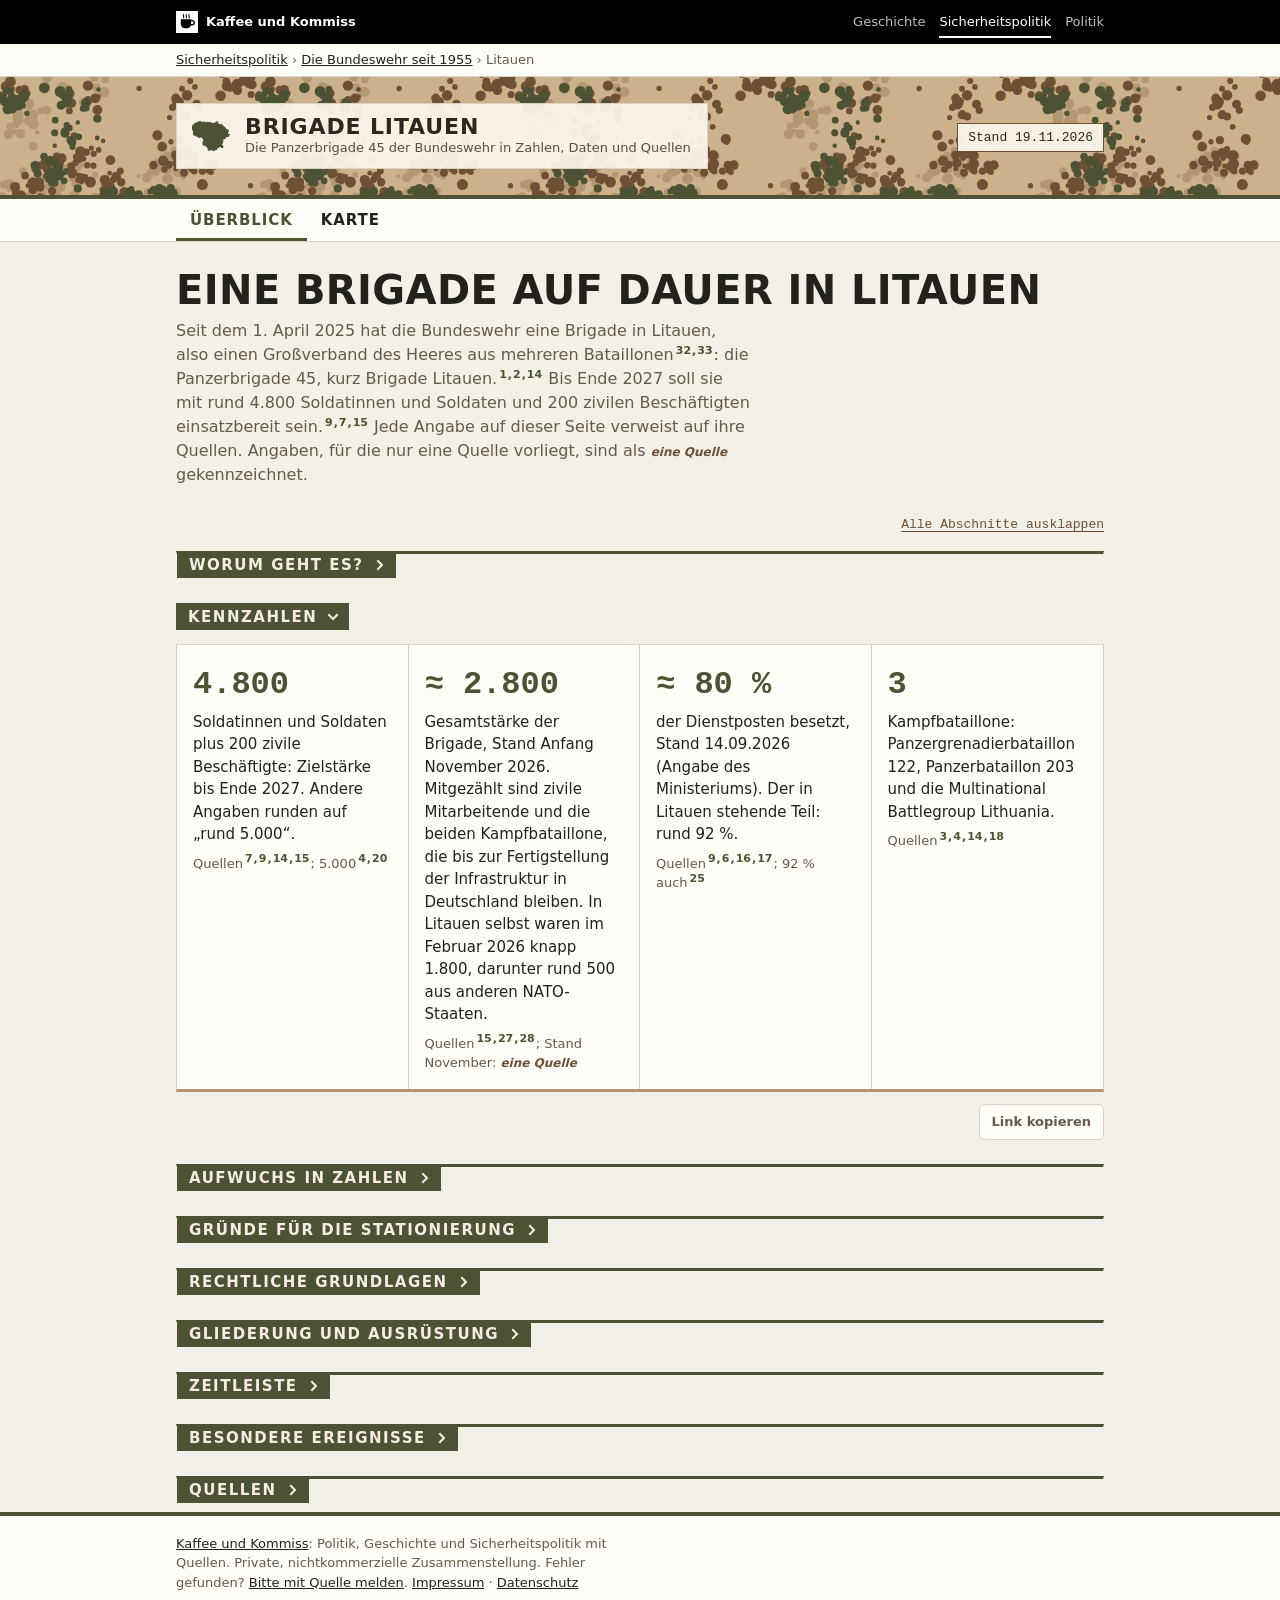
<file: index.html>
<!doctype html>
<html lang="de" class="kk-b-sipo">
<head>
<meta charset="utf-8">
<meta name="viewport" content="width=device-width, initial-scale=1">
<title>Brigade Litauen der Bundeswehr</title>
<meta name="description" content="Die Panzerbrigade 45 der Bundeswehr in Litauen: Kennzahlen, Aufwuchs, rechtliche Grundlagen, Zeitleiste und Kritik, jede Angabe mit Quelle.">
<link rel="canonical" href="https://kaffeeundkommiss.github.io/bundeswehr-litauen/">
<meta property="og:type" content="website">
<meta property="og:locale" content="de_DE">
<meta property="og:site_name" content="Kaffee und Kommiss">
<meta property="og:title" content="Brigade Litauen: die Panzerbrigade 45 der Bundeswehr">
<meta property="og:description" content="Die Panzerbrigade 45 der Bundeswehr in Litauen: Kennzahlen, Aufwuchs, rechtliche Grundlagen, Zeitleiste und Kritik, jede Angabe mit Quelle.">
<meta property="og:url" content="https://kaffeeundkommiss.github.io/bundeswehr-litauen/">
<!-- Vorschau für Linkvorschauen, erzeugt mit werkzeuge/vorschau.js -->
<meta property="og:image" content="https://kaffeeundkommiss.github.io/bundeswehr-litauen/vorschau/start.jpg?v=70d48cb3">
<meta property="og:image:width" content="1200">
<meta property="og:image:height" content="630">
<meta property="og:image:alt" content="Brigade Litauen">
<meta name="twitter:card" content="summary_large_image">
<meta name="twitter:image" content="https://kaffeeundkommiss.github.io/bundeswehr-litauen/vorschau/start.jpg?v=70d48cb3">
<link rel="icon" href="favicon.svg" type="image/svg+xml">
<link rel="icon" href="favicon-32.png" type="image/png" sizes="32x32">
<link rel="apple-touch-icon" href="apple-touch-icon.png">
<link rel="stylesheet" href="https://kaffeeundkommiss.github.io/schriften/schriften.css">
<link rel="stylesheet" href="basis.css">
<link rel="stylesheet" href="style.css">
<script src="seite.js" defer></script>
</head>
<body>
<div class="kk-leiste"><div class="kk-in">
  <a class="kk-haus" href="https://kaffeeundkommiss.github.io/"><img src="kk-tasse.svg" alt="" width="22" height="22"><span>Kaffee und Kommiss</span></a>
  <nav class="kk-bereiche" aria-label="Bereiche"><a href="https://kaffeeundkommiss.github.io/geschichte/">Geschichte</a><a href="https://kaffeeundkommiss.github.io/sicherheitspolitik/" aria-current="true"><span class="kk-lang">Sicherheitspolitik</span><span class="kk-kurz">Sicherheit</span></a><a href="https://kaffeeundkommiss.github.io/politik/">Politik</a></nav>
</div></div>
<nav class="kk-pfad" aria-label="Pfad"><div class="kk-in"><a href="https://kaffeeundkommiss.github.io/sicherheitspolitik/">Sicherheitspolitik</a> › <a href="https://kaffeeundkommiss.github.io/sicherheitspolitik/bundeswehr/">Die Bundeswehr seit 1955</a> › <span aria-current="page">Litauen</span></div></nav>
<header class="top">
  <div class="wrap">
    <div class="marke">
      <svg class="logo" viewBox="0 0 64 64" aria-hidden="true" focusable="false"><path d="M57.1 23.7 L57.2 25.0 L55.7 29.3 L59.0 30.2 L57.7 31.2 L57.1 32.7 L54.0 32.4 L52.8 35.2 L50.3 35.7 L49.4 36.9 L48.9 38.5 L49.1 41.8 L48.0 42.8 L47.1 45.5 L47.4 46.2 L48.6 45.9 L49.5 47.2 L49.0 48.7 L46.9 48.8 L46.8 47.5 L47.3 47.3 L46.4 46.2 L45.6 47.1 L44.0 46.9 L42.8 49.0 L40.4 48.9 L40.1 51.6 L39.0 51.2 L36.3 53.0 L35.1 52.9 L34.3 51.8 L29.2 52.8 L27.9 52.1 L27.4 48.4 L24.6 46.2 L23.8 46.3 L23.4 45.4 L21.8 44.6 L21.2 45.3 L20.3 43.7 L20.5 40.0 L21.9 37.8 L21.7 36.6 L19.9 35.4 L19.3 33.6 L16.3 33.5 L14.7 34.2 L14.0 33.2 L13.4 33.4 L10.3 31.5 L9.3 31.5 L8.1 29.9 L7.1 30.6 L7.0 28.6 L6.3 29.0 L6.9 27.8 L6.7 26.2 L5.1 21.7 L5.1 17.1 L6.4 16.9 L7.7 14.6 L14.8 11.4 L18.8 11.8 L20.2 12.5 L22.6 11.5 L23.9 13.3 L26.0 12.1 L27.9 12.8 L29.1 12.5 L31.4 12.8 L34.0 14.0 L35.7 13.4 L36.9 14.0 L39.1 12.1 L40.7 11.6 L40.9 11.0 L42.8 15.0 L48.3 16.0 L48.6 16.8 L53.2 20.7 L54.1 22.5 L57.1 23.7Z"/></svg>
      <div>
      <div class="name">Brigade Litauen</div>
      <div class="unter">Die Panzerbrigade 45 der Bundeswehr in Zahlen, Daten und Quellen</div>
      </div>
    </div>
    <div class="badges"><span>Stand 19.11.2026</span></div>
  </div>
</header>

<nav class="seiten" aria-label="Seiten">
  <ul>
    <li><a href="index.html" aria-current="page">Überblick</a></li>
    <li><a href="karte.html">Karte</a></li>
  </ul>
</nav>
<main>
  <section class="einleitung">
    <h1>Eine Brigade auf Dauer in Litauen</h1>
    <p>Seit dem 1. April 2025 hat die Bundeswehr eine Brigade in Litauen, also einen Großverband des Heeres aus mehreren Bataillonen<sup class="q"><a href="#q32" aria-label="Quelle 32">32</a>,<a href="#q33" aria-label="Quelle 33">33</a></sup>: die Panzerbrigade 45, kurz Brigade Litauen.<sup class="q"><a href="#q1" aria-label="Quelle 1">1</a>,<a href="#q2" aria-label="Quelle 2">2</a>,<a href="#q14" aria-label="Quelle 14">14</a></sup> Bis Ende 2027 soll sie mit rund 4.800 Soldatinnen und Soldaten und 200 zivilen Beschäftigten einsatzbereit sein.<sup class="q"><a href="#q9" aria-label="Quelle 9">9</a>,<a href="#q7" aria-label="Quelle 7">7</a>,<a href="#q15" aria-label="Quelle 15">15</a></sup> Jede Angabe auf dieser Seite verweist auf ihre Quellen. Angaben, für die nur eine Quelle vorliegt, sind als <span class="marke-einzel">eine Quelle</span> gekennzeichnet.</p>
  </section>

  <section aria-labelledby="h-worum" class="karte block">
    <h2 id="h-worum">Worum geht es?</h2>
    <p>Litauen liegt an der Ostflanke der NATO und grenzt an Belarus und an die russische Oblast Kaliningrad.<sup class="q"><a href="#k1" aria-label="Quelle K1">K1</a></sup> Seit 2017 führt die Bundeswehr dort einen multinationalen NATO-Gefechtsverband, die frühere enhanced-Forward-Presence-Battlegroup.<sup class="q"><a href="#q2" aria-label="Quelle 2">2</a>,<a href="#q4" aria-label="Quelle 4">4</a>,<a href="#q19" aria-label="Quelle 19">19</a></sup> Die Brigade Litauen geht darüber hinaus: Ein vollständiger Kampfverband des Heeres wird auf Dauer in Litauen stationiert; die Soldatinnen und Soldaten sollen dort mit ihren Familien leben.<sup class="q"><a href="#q4" aria-label="Quelle 4">4</a>,<a href="#q20" aria-label="Quelle 20">20</a>,<a href="#q23" aria-label="Quelle 23">23</a></sup></p>
    <p><strong>Kein Auslandseinsatz im üblichen Sinn.</strong> Anders als bei KFOR oder in Mali handelt es sich um eine dauerhafte Stationierung auf Einladung Litauens, nicht um einen Einsatz mit jährlich zu verlängerndem Bundestagsmandat. Rechtsgrundlage ist ein Abkommen zwischen beiden Staaten, das der Bundestag per Gesetz gebilligt hat; siehe <a href="#h-recht">Rechtliche Grundlagen</a>.<sup class="q"><a href="#q8" aria-label="Quelle 8">8</a>,<a href="#q10" aria-label="Quelle 10">10</a>,<a href="#q11" aria-label="Quelle 11">11</a> <span class="marke-einzel">Einordnung dieser Seite</span></sup></p>
  </section>

  <section aria-labelledby="h-zahlen" data-offen>
    <h2 id="h-zahlen">Kennzahlen</h2>
    <div class="kennzahlen">
      <div class="karte zahl">
        <div class="wert">4.800</div>
        <div class="text">Soldatinnen und Soldaten plus 200 zivile Beschäftigte: Zielstärke bis Ende 2027. Andere Angaben runden auf „rund 5.000“.</div>
        <div class="beleg">Quellen<sup class="q"><a href="#q7" aria-label="Quelle 7">7</a>,<a href="#q9" aria-label="Quelle 9">9</a>,<a href="#q14" aria-label="Quelle 14">14</a>,<a href="#q15" aria-label="Quelle 15">15</a></sup>; 5.000<sup class="q"><a href="#q4" aria-label="Quelle 4">4</a>,<a href="#q20" aria-label="Quelle 20">20</a></sup></div>
      </div>
      <div class="karte zahl">
        <div class="wert">≈ 2.800</div>
        <div class="text">Gesamtstärke der Brigade, Stand Anfang November 2026. Mitgezählt sind zivile Mitarbeitende und die beiden Kampfbataillone, die bis zur Fertigstellung der Infrastruktur in Deutschland bleiben. In Litauen selbst waren im Februar 2026 knapp 1.800, darunter rund 500 aus anderen NATO-Staaten.</div>
        <div class="beleg">Quellen<sup class="q"><a href="#q15" aria-label="Quelle 15">15</a>,<a href="#q27" aria-label="Quelle 27">27</a>,<a href="#q28" aria-label="Quelle 28">28</a></sup>; Stand November: <span class="marke-einzel">eine Quelle</span></div>
      </div>
      <div class="karte zahl">
        <div class="wert">≈ 80 %</div>
        <div class="text">der Dienstposten besetzt, Stand 14.09.2026 (Angabe des Ministeriums). Der in Litauen stehende Teil: rund 92 %.</div>
        <div class="beleg">Quellen<sup class="q"><a href="#q9" aria-label="Quelle 9">9</a>,<a href="#q6" aria-label="Quelle 6">6</a>,<a href="#q16" aria-label="Quelle 16">16</a>,<a href="#q17" aria-label="Quelle 17">17</a></sup>; 92 % auch<sup class="q"><a href="#q25" aria-label="Quelle 25">25</a></sup></div>
      </div>
      <div class="karte zahl">
        <div class="wert">3</div>
        <div class="text">Kampfbataillone: Panzergrenadierbataillon 122, Panzerbataillon 203 und die Multinational Battlegroup Lithuania.</div>
        <div class="beleg">Quellen<sup class="q"><a href="#q3" aria-label="Quelle 3">3</a>,<a href="#q4" aria-label="Quelle 4">4</a>,<a href="#q14" aria-label="Quelle 14">14</a>,<a href="#q18" aria-label="Quelle 18">18</a></sup></div>
      </div>
    </div>
  </section>

  <section aria-labelledby="h-aufwuchs" class="karte block">
    <h2 id="h-aufwuchs">Aufwuchs in Zahlen</h2>
    <p>Die Brigade wächst schrittweise. Im April 2024 nahm ein Vorkommando in Vilnius die Arbeit auf, im Oktober 2024 wuchs es zu einem Aufstellungsstab.<sup class="q"><a href="#q1" aria-label="Quelle 1">1</a>,<a href="#q4" aria-label="Quelle 4">4</a>,<a href="#q7" aria-label="Quelle 7">7</a>,<a href="#q12" aria-label="Quelle 12">12</a></sup> Das Ministerium nannte dafür etwa 150 Personen.<sup class="q"><a href="#q7" aria-label="Quelle 7">7</a> <span class="marke-einzel">eine Quelle</span></sup> Zum Aufstellungsappell im Mai 2025 waren rund 400 Bundeswehrangehörige in Litauen.<sup class="q"><a href="#q14" aria-label="Quelle 14">14</a>,<a href="#q24" aria-label="Quelle 24">24</a></sup> Anfang Februar 2026 kam die Multinational Battlegroup Lithuania mit rund 1.700 Soldatinnen und Soldaten hinzu.<sup class="q"><a href="#q3" aria-label="Quelle 3">3</a>,<a href="#q18" aria-label="Quelle 18">18</a></sup></p>
    <figure class="grafik">
      <figcaption class="g-titel">Personalstärke der Brigade Litauen zu ausgewählten Zeitpunkten</figcaption>
      <ul class="staerke breit" role="list">
        <li><span class="j">04/2024</span><span class="b" style="--w:0.4%"></span><span class="z">≈ 20</span></li>
        <li><span class="j">11/2024</span><span class="b" style="--w:3.1%"></span><span class="z">≈ 150</span></li>
        <li><span class="j">05/2025</span><span class="b" style="--w:8.3%"></span><span class="z">≈ 400</span></li>
        <li><span class="j">11/2026</span><span class="b" style="--w:58%"></span><span class="z">≈ 2.800</span></li>
        <li><span class="j">Ziel 2027</span><span class="b ziel" style="--w:100%"></span><span class="z">4.800</span></li>
      </ul>
      <p class="hinweis">Quelle je Zeile: 04/2024 Vorkommando<sup class="q"><a href="#q5" aria-label="Quelle 5">5</a></sup>; 11/2024 Aufstellungsstab<sup class="q"><a href="#q7" aria-label="Quelle 7">7</a></sup>; 05/2025 Bundeswehrangehörige in Litauen<sup class="q"><a href="#q14" aria-label="Quelle 14">14</a>,<a href="#q24" aria-label="Quelle 24">24</a></sup>; 11/2026 Gesamtstärke der Brigade<sup class="q"><a href="#q15" aria-label="Quelle 15">15</a></sup>; Ziel: Soldatinnen und Soldaten ohne zivile Beschäftigte<sup class="q"><a href="#q9" aria-label="Quelle 9">9</a>,<a href="#q7" aria-label="Quelle 7">7</a></sup>. Einzelne Stichtage, keine durchgehende Reihe. Die Zählweisen unterscheiden sich: Bis 2025 sind Kräfte in Litauen gezählt, 2026 die Gesamtstärke einschließlich der Multinational Battlegroup; mitgezählt sind laut Ministerium auch zivile Mitarbeitende und die beiden noch in Deutschland stationierten Bataillone<sup class="q"><a href="#q27" aria-label="Quelle 27">27</a>,<a href="#q28" aria-label="Quelle 28">28</a></sup>. 04/2024, 11/2024 und 11/2026 je <span class="marke-einzel">eine Quelle</span>. Einheit: Personen.</p>
    </figure>
    <p>Zur Besetzung der Dienstposten gibt es abweichende Angaben. Das Verteidigungsministerium nannte am 14. September 2026 fast 80 Prozent, ausschließlich durch Freiwillige; seit Mai hätten sich mehr als 2.500 Soldatinnen und Soldaten gemeldet.<sup class="q"><a href="#q9" aria-label="Quelle 9">9</a>,<a href="#q6" aria-label="Quelle 6">6</a>,<a href="#q16" aria-label="Quelle 16">16</a></sup> Die Bild-Zeitung berichtete am selben Tag von etwa 60 Prozent.<sup class="q"><a href="#q25" aria-label="Quelle 25">25</a> <span class="marke-einzel">eine Quelle, weitergegeben</span></sup></p>
  </section>

  <section aria-labelledby="h-gruende" class="karte block">
    <h2 id="h-gruende">Gründe für die Stationierung</h2>
    <p>Im Juni 2022 hatte Deutschland zugesagt, eine kampfbereite Brigade für Litauen zu führen. Berlin verstand das so, dass der größte Teil der Brigade in Deutschland bleibt und nur ein Führungselement in Litauen steht.<sup class="q"><a href="#q22" aria-label="Quelle 22">22</a>,<a href="#q21" aria-label="Quelle 21">21</a></sup></p>
    <p>Am 26. Juni 2023 erklärte Verteidigungsminister Boris Pistorius in Litauen, Deutschland sei bereit, eine „robuste Brigade“ von rund 4.000 Soldaten dauerhaft dort zu stationieren.<sup class="q"><a href="#q23" aria-label="Quelle 23">23</a>,<a href="#q22" aria-label="Quelle 22">22</a>,<a href="#q21" aria-label="Quelle 21">21</a></sup> Bedingung war, dass Litauen die nötige Infrastruktur schafft.<sup class="q"><a href="#q22" aria-label="Quelle 22">22</a>,<a href="#q23" aria-label="Quelle 23">23</a></sup></p>
    <p>Die Bundesregierung begründet die Brigade mit der Abschreckung an der NATO-Ostflanke. Der Kommandeur sagt dazu: „Der Schutz von Vilnius ist der Schutz von Berlin.“<sup class="q"><a href="#q15" aria-label="Quelle 15">15</a></sup> Bundeskanzler Friedrich Merz versprach beim Aufstellungsappell im Mai 2025, das Gebiet der NATO zu verteidigen.<sup class="q"><a href="#q24" aria-label="Quelle 24">24</a> <span class="marke-einzel">eine Quelle</span></sup></p>
    <p>Bundeswehr, die Bundestagszeitung „Das Parlament“ und der litauische Rundfunk sprechen von einer dauerhaften Stationierung.<sup class="q"><a href="#q4" aria-label="Quelle 4">4</a>,<a href="#q28" aria-label="Quelle 28">28</a>,<a href="#q20" aria-label="Quelle 20">20</a></sup> Rechtlich gilt das Abkommen zunächst zehn Jahre und verlängert sich danach automatisch um jeweils fünf Jahre, wenn keine Seite kündigt.<sup class="q"><a href="#q29" aria-label="Quelle 29">29</a> <span class="marke-einzel">eine Quelle (Vertragstext)</span></sup></p>
    <div class="lesarten">
      <div><h3>Zustimmung</h3><p>Bundesregierung und Brigadeführung sehen die Brigade als Beitrag zur Verteidigung und Abschreckung an der NATO-Ostflanke.<sup class="q"><a href="#q15" aria-label="Quelle 15">15</a>,<a href="#q24" aria-label="Quelle 24">24</a>,<a href="#q9" aria-label="Quelle 9">9</a></sup> Der SPD-Außenpolitiker Michael Roth nannte die Ankündigung 2023 eine „positive Überraschung“.<sup class="q"><a href="#q21" aria-label="Quelle 21">21</a> <span class="marke-einzel">eine Quelle, Übersetzung</span></sup></p></div>
      <div><h3>Kritik und Bedenken</h3><p>2023 berichteten Medien, hohe Offiziere hätten von der Zusage abgeraten; der CSU-Abgeordnete Florian Hahn sprach von einem ungedeckten Scheck an Litauen.<sup class="q"><a href="#q21" aria-label="Quelle 21">21</a> <span class="marke-einzel">eine Quelle</span></sup> 2026 kritisierte das BSW, dass Soldaten erstmals auch ohne freiwillige Meldung nach Litauen versetzt werden.<sup class="q"><a href="#q26" aria-label="Quelle 26">26</a>,<a href="#q25" aria-label="Quelle 25">25</a></sup> Im Bundestag stimmten Die Linke und das BSW gegen das Stationierungsabkommen.<sup class="q"><a href="#q11" aria-label="Quelle 11">11</a> <span class="marke-einzel">eine Quelle</span></sup></p></div>
    </div>
  </section>

  <section aria-labelledby="h-recht" class="karte block" id="recht">
    <h2 id="h-recht">Rechtliche Grundlagen</h2>
    <div class="recht">
      <div class="recht-ebene">
        <div class="recht-kopf">
          <svg class="recht-symbol" viewBox="0 0 64 64" role="img" aria-label="Flagge Litauens"><rect width="64" height="22" fill="#FDB913"/><rect y="21" width="64" height="22" fill="#006A44"/><rect y="42" width="64" height="22" fill="#C1272D"/></svg>
          <h3>Abkommen mit Litauen</h3>
        </div>
        <p>Die Stationierung beruht auf der Einladung und ausdrücklichen Zustimmung der litauischen Regierung.<sup class="q"><a href="#q8" aria-label="Quelle 8">8</a> <span class="marke-einzel">eine Quelle</span></sup> Am 18. Dezember 2023 unterzeichneten die Verteidigungsminister Pistorius und Arvydas Anušauskas in Vilnius eine Roadmap.<sup class="q"><a href="#q1" aria-label="Quelle 1">1</a>,<a href="#q5" aria-label="Quelle 5">5</a>,<a href="#q14" aria-label="Quelle 14">14</a></sup> Am 13. September 2024 folgte in Berlin ein Abkommen, das die rechtlichen Rahmenbedingungen für die Präsenz der Bundeswehr regelt.<sup class="q"><a href="#q7" aria-label="Quelle 7">7</a>,<a href="#q10" aria-label="Quelle 10">10</a>,<a href="#q13" aria-label="Quelle 13">13</a>,<a href="#q12" aria-label="Quelle 12">12</a></sup> Das litauische Parlament ratifizierte es am 3. Oktober 2024.<sup class="q"><a href="#q12" aria-label="Quelle 12">12</a>,<a href="#q11" aria-label="Quelle 11">11</a></sup></p>
        <p>Litauen trägt die Kosten für die militärische und zivile Infrastruktur und stellt Wohnungen, Kitas und Schulen bereit.<sup class="q"><a href="#q4" aria-label="Quelle 4">4</a>,<a href="#q5" aria-label="Quelle 5">5</a>,<a href="#q20" aria-label="Quelle 20">20</a>,<a href="#q14" aria-label="Quelle 14">14</a></sup></p>
      </div>
      <div class="recht-ebene">
        <div class="recht-kopf">
          <svg class="recht-symbol" viewBox="0 0 64 64" role="img" aria-label="Bundesflagge"><rect width="64" height="22" fill="#000"/><rect y="21" width="64" height="22" fill="#DD0000"/><rect y="42" width="64" height="22" fill="#FFCC00"/></svg>
          <h3>Bundestag</h3>
        </div>
        <p>Den Gesetzentwurf zum Abkommen (Drucksache 20/14020) brachten SPD und Grüne im Dezember 2024 ein; die erste Lesung, die erste von in der Regel drei Beratungen eines Gesetzentwurfs im Bundestag<sup class="q"><a href="#q34" aria-label="Quelle 34">34</a>,<a href="#q35" aria-label="Quelle 35">35</a></sup>, war am 5. Dezember 2024.<sup class="q"><a href="#q10" aria-label="Quelle 10">10</a>,<a href="#q11" aria-label="Quelle 11">11</a></sup> Am 31. Januar 2025 nahm der Bundestag das Gesetz mehrheitlich an; Die Linke und das BSW stimmten dagegen, die AfD enthielt sich.<sup class="q"><a href="#q11" aria-label="Quelle 11">11</a>,<a href="#q30" aria-label="Quelle 30">30</a>,<a href="#q13" aria-label="Quelle 13">13</a>,<a href="#q12" aria-label="Quelle 12">12</a></sup> Das Vertragsgesetz datiert vom 24. Februar 2025, das Abkommen trat am 8. April 2025 in Kraft.<sup class="q"><a href="#q31" aria-label="Quelle 31">31</a> <span class="marke-einzel">eine Quelle</span></sup></p>
        <p>Ein Mandat wie bei Auslandseinsätzen ist für die Stationierung nach Darstellung des Verteidigungsministeriums nicht erforderlich. Der Bundestag wäre zu beteiligen, sobald die qualifizierte Erwartung besteht, dass die Soldaten in bewaffnete Unternehmungen einbezogen werden, etwa bei einem Angriff.<sup class="q"><a href="#q8" aria-label="Quelle 8">8</a> <span class="marke-einzel">eine Quelle (BMVg)</span></sup></p>
      </div>
      <div class="recht-ebene">
        <div class="recht-kopf">
          <svg class="recht-symbol" viewBox="0 0 64 64" role="img" aria-label="Symbol NATO (eigene Zeichnung)"><rect width="64" height="64" fill="#1F3A68"/><rect x="5" y="5" width="54" height="54" fill="none" stroke="#fff" stroke-width="1.5"/><text x="32" y="39" fill="#fff" font-family="Barlow Condensed,Arial Narrow,sans-serif" font-weight="700" font-size="17" text-anchor="middle" letter-spacing="1">NATO</text></svg>
          <h3>NATO</h3>
        </div>
        <p>Auftrag ist die Landes- und Bündnisverteidigung nach Artikel 87a des Grundgesetzes. Im Bündnisfall nach Artikel 5 des Nordatlantikvertrags würde die Brigade der NATO unterstellt.<sup class="q"><a href="#q8" aria-label="Quelle 8">8</a> <span class="marke-einzel">eine Quelle (BMVg)</span></sup> Die Multinational Battlegroup Lithuania, seit Februar 2026 Teil der Brigade, war zuvor Teil der NATO-Mission enhanced Forward Presence.<sup class="q"><a href="#q3" aria-label="Quelle 3">3</a>,<a href="#q19" aria-label="Quelle 19">19</a></sup></p>
      </div>
    </div>
    <p class="hinweis">Das NATO-Symbol ist eine eigene, vereinfachte Zeichnung und kein offizielles Emblem.</p>
  </section>

  <section aria-labelledby="h-gliederung" class="karte block">
    <h2 id="h-gliederung">Gliederung und Ausrüstung</h2>
    <p>Die Panzerbrigade 45 gehört zur 10. Panzerdivision mit Sitz in Veitshöchheim.<sup class="q"><a href="#q1" aria-label="Quelle 1">1</a>,<a href="#q15" aria-label="Quelle 15">15</a>,<a href="#q18" aria-label="Quelle 18">18</a></sup> Erster Kommandeur ist Brigadegeneral Christoph Huber.<sup class="q"><a href="#q1" aria-label="Quelle 1">1</a>,<a href="#q13" aria-label="Quelle 13">13</a>,<a href="#q14" aria-label="Quelle 14">14</a>,<a href="#q15" aria-label="Quelle 15">15</a></sup></p>
    <div class="tabelle">
      <table>
        <thead><tr><th>Verband</th><th>Heimat</th><th>Stand</th></tr></thead>
        <tbody>
          <tr><td>Panzergrenadierbataillon 122</td><td>Oberviechtach (Bayern)</td><td>Ende Januar 2026 unterstellt, Verlegung nach Litauen 2027. <span class="beleg"><sup class="q"><a href="#q4" aria-label="Quelle 4">4</a>,<a href="#q19" aria-label="Quelle 19">19</a></sup>; Verlegung<sup class="q"><a href="#q15" aria-label="Quelle 15">15</a> <span class="marke-einzel">eine Quelle</span></sup></span></td></tr>
          <tr><td>Panzerbataillon 203</td><td>Augustdorf (Nordrhein-Westfalen)</td><td>Ende Januar 2026 unterstellt, Verlegung nach Litauen 2027. <span class="beleg"><sup class="q"><a href="#q4" aria-label="Quelle 4">4</a>,<a href="#q18" aria-label="Quelle 18">18</a></sup>; Verlegung<sup class="q"><a href="#q15" aria-label="Quelle 15">15</a> <span class="marke-einzel">eine Quelle</span></sup></span></td></tr>
          <tr><td>Multinational Battlegroup Lithuania</td><td>Rukla (Litauen)</td><td>Seit 4. Februar 2026 Teil der Brigade, rund 1.700 Soldatinnen und Soldaten, auch aus den Niederlanden und Norwegen. <span class="beleg"><sup class="q"><a href="#q3" aria-label="Quelle 3">3</a>,<a href="#q18" aria-label="Quelle 18">18</a></sup>; Partner<sup class="q"><a href="#q14" aria-label="Quelle 14">14</a>,<a href="#q15" aria-label="Quelle 15">15</a></sup></span></td></tr>
        </tbody>
      </table>
    </div>
    <p>Hinzu kommen Unterstützungskräfte, darunter eine Fernmeldekompanie und ein Sanitätszentrum.<sup class="q"><a href="#q1" aria-label="Quelle 1">1</a>,<a href="#q14" aria-label="Quelle 14">14</a></sup> Die Brigade soll mit Kampfpanzern Leopard 2 und Schützenpanzern Puma ausgerüstet sein.<sup class="q"><a href="#q5" aria-label="Quelle 5">5</a>,<a href="#q13" aria-label="Quelle 13">13</a></sup> Das Panzerbataillon 203 hat laut Kommandeur den Leopard 2A7A1, die Panzergrenadiere den Puma S1.<sup class="q"><a href="#q15" aria-label="Quelle 15">15</a> <span class="marke-einzel">eine Quelle</span></sup> Bei der Übung Freedom Shield im Juni 2026 waren Leopard 2A6 im Einsatz.<sup class="q"><a href="#q18" aria-label="Quelle 18">18</a> <span class="marke-einzel">eine Quelle</span></sup></p>
  </section>

  <section aria-labelledby="h-zeit" class="karte block">
    <h2 id="h-zeit">Zeitleiste</h2>
    <ol class="zeitleiste">
      <li data-datum="2017-02-01" data-art="einsatz"><time datetime="2017">2017</time><div>Die Bundeswehr übernimmt die Führung der NATO-Battlegroup in Litauen (enhanced Forward Presence). <span class="beleg"><sup class="q"><a href="#q2" aria-label="Quelle 2">2</a>,<a href="#q4" aria-label="Quelle 4">4</a>,<a href="#q19" aria-label="Quelle 19">19</a></sup></span></div></li>
      <li data-datum="2022-06-07" data-symbol="dokument" data-art="status"><time datetime="2022-06-07">07.06.2022</time><div>Deutschland sagt zu, eine kampfbereite Brigade für Litauen zu führen; der Großteil soll in Deutschland bleiben. <span class="beleg"><sup class="q"><a href="#q22" aria-label="Quelle 22">22</a>,<a href="#q21" aria-label="Quelle 21">21</a></sup></span></div></li>
      <li data-datum="2023-06-26" data-symbol="dokument" data-art="status"><time datetime="2023-06-26">26.06.2023</time><div>Pistorius kündigt in Litauen an, rund 4.000 Soldaten dauerhaft zu stationieren. <span class="beleg"><sup class="q"><a href="#q23" aria-label="Quelle 23">23</a>,<a href="#q22" aria-label="Quelle 22">22</a>,<a href="#q21" aria-label="Quelle 21">21</a></sup></span></div></li>
      <li data-datum="2023-12-18" data-symbol="dokument" data-art="status"><time datetime="2023-12-18">18.12.2023</time><div>Roadmap zur Stationierung in Vilnius unterzeichnet. <span class="beleg"><sup class="q"><a href="#q1" aria-label="Quelle 1">1</a>,<a href="#q5" aria-label="Quelle 5">5</a>,<a href="#q14" aria-label="Quelle 14">14</a></sup></span></div></li>
      <li data-datum="2024-04-08" data-art="einsatz"><time datetime="2024-04">04/2024</time><div>Ein Vorkommando nimmt in Vilnius die Arbeit auf. <span class="beleg"><sup class="q"><a href="#q1" aria-label="Quelle 1">1</a>,<a href="#q4" aria-label="Quelle 4">4</a>,<a href="#q7" aria-label="Quelle 7">7</a></sup></span></div></li>
      <li data-datum="2024-09-13" data-symbol="dokument" data-art="status"><time datetime="2024-09-13">13.09.2024</time><div>Abkommen über die Stationierung in Berlin unterzeichnet. <span class="beleg"><sup class="q"><a href="#q7" aria-label="Quelle 7">7</a>,<a href="#q10" aria-label="Quelle 10">10</a>,<a href="#q13" aria-label="Quelle 13">13</a></sup></span></div></li>
      <li data-datum="2024-10-03" data-symbol="dokument" data-art="status"><time datetime="2024-10-03">03.10.2024</time><div>Das litauische Parlament ratifiziert das Abkommen. <span class="beleg"><sup class="q"><a href="#q12" aria-label="Quelle 12">12</a> <span class="marke-einzel">eine Quelle (Datum)</span></sup></span></div></li>
      <li data-datum="2025-01-31" data-art="bundestag"><time datetime="2025-01-31">31.01.2025</time><div>Der Bundestag billigt das Abkommen per Gesetz. <span class="beleg"><sup class="q"><a href="#q11" aria-label="Quelle 11">11</a>,<a href="#q30" aria-label="Quelle 30">30</a>,<a href="#q13" aria-label="Quelle 13">13</a>,<a href="#q12" aria-label="Quelle 12">12</a></sup></span></div></li>
      <li data-datum="2025-04-01" data-art="einsatz"><time datetime="2025-04-01">01.04.2025</time><div>Die Panzerbrigade 45 wird in Dienst gestellt. <span class="beleg"><sup class="q"><a href="#q1" aria-label="Quelle 1">1</a>,<a href="#q2" aria-label="Quelle 2">2</a>,<a href="#q4" aria-label="Quelle 4">4</a>,<a href="#q19" aria-label="Quelle 19">19</a></sup></span></div></li>
      <li data-datum="2025-05-22" data-art="einsatz"><time datetime="2025-05-22">22.05.2025</time><div>Feierlicher Aufstellungsappell in Vilnius. <span class="beleg"><sup class="q"><a href="#q4" aria-label="Quelle 4">4</a>,<a href="#q14" aria-label="Quelle 14">14</a>,<a href="#q24" aria-label="Quelle 24">24</a>,<a href="#q20" aria-label="Quelle 20">20</a></sup></span></div></li>
      <li data-datum="2026-01-28" data-art="einsatz"><time datetime="2026-01">Ende 01/2026</time><div>Panzergrenadierbataillon 122 und Panzerbataillon 203 werden der Brigade unterstellt. <span class="beleg"><sup class="q"><a href="#q4" aria-label="Quelle 4">4</a>,<a href="#q19" aria-label="Quelle 19">19</a>,<a href="#q3" aria-label="Quelle 3">3</a></sup></span></div></li>
      <li data-datum="2026-02-04" data-art="einsatz"><time datetime="2026-02-04">04.02.2026</time><div>Die Multinational Battlegroup Lithuania wird Teil der Brigade. <span class="beleg"><sup class="q"><a href="#q3" aria-label="Quelle 3">3</a>,<a href="#q18" aria-label="Quelle 18">18</a></sup></span></div></li>
      <li data-datum="2026-09-14" data-art="status"><time datetime="2026-09-14">14.09.2026</time><div>Das Ministerium meldet rund 80 Prozent besetzte Dienstposten und kündigt ergänzende Pflichtversetzungen an. <span class="beleg"><sup class="q"><a href="#q9" aria-label="Quelle 9">9</a>,<a href="#q6" aria-label="Quelle 6">6</a>,<a href="#q25" aria-label="Quelle 25">25</a></sup></span> <a href="#personal">Mehr dazu</a></div></li>
      <li data-datum="2026-11-20" data-art="einsatz"><time datetime="2026-11">11/2026</time><div>Übung Freedom Shield 26-II mit rund 3.800 Teilnehmenden aus acht NATO-Staaten, die bislang größte Gefechtsübung der Bundeswehr in Litauen. <span class="beleg"><sup class="q"><a href="#q19" aria-label="Quelle 19">19</a> <span class="marke-einzel">eine Quelle (Zahl)</span></sup>; Übung<sup class="q"><a href="#q18" aria-label="Quelle 18">18</a></sup></span></div></li>
      <li data-datum="2027-12-31" data-art="einsatz"><time datetime="2027">Ende 2027</time><div>Geplant: volle Einsatzbereitschaft. Der Kommandeur nennt „ab Beginn 2028“. <span class="beleg"><sup class="q"><a href="#q9" aria-label="Quelle 9">9</a>,<a href="#q7" aria-label="Quelle 7">7</a>,<a href="#q19" aria-label="Quelle 19">19</a></sup>; 2028<sup class="q"><a href="#q15" aria-label="Quelle 15">15</a></sup></span></div></li>
    </ol>
  </section>

  <section aria-labelledby="h-ereignisse" class="karte block">
    <h2 id="h-ereignisse">Besondere Ereignisse</h2>
    <div class="ereignis" id="ankuendigung">
      <h3><time datetime="2023-06-26">26.06.2023</time> Die Ankündigung</h3>
      <p>Pistorius gab die Zusage bei einer Pressekonferenz auf dem Übungsplatz Pabradė, gemeinsam mit NATO-Generalsekretär Jens Stoltenberg und Präsident Gitanas Nausėda.<sup class="q"><a href="#q22" aria-label="Quelle 22">22</a>,<a href="#q23" aria-label="Quelle 23">23</a></sup> Nausėda sagte, in Litauen gebe es den politischen Willen, die nötigen Mittel aufzubringen.<sup class="q"><a href="#q23" aria-label="Quelle 23">23</a> <span class="marke-einzel">eine Quelle, Übersetzung</span></sup></p>
      <p>Das polnische Institut OSW hielt den litauischen Zeitplan für die Infrastruktur, Fertigstellung bis 2026, für optimistisch.<sup class="q"><a href="#q22" aria-label="Quelle 22">22</a> <span class="marke-einzel">Einschätzung, eine Quelle</span></sup> Nach heutiger Planung soll die kritische Infrastruktur 2027 fertig sein.<sup class="q"><a href="#q18" aria-label="Quelle 18">18</a> <span class="marke-einzel">eine Quelle</span></sup></p>
    </div>
    <div class="ereignis" id="personal">
      <h3><time datetime="2026-09">09/2026</time> Freiwilligkeit und Pflichtversetzungen</h3>
      <p>Die Bundeswehr setzte für die Brigade zunächst auf Freiwilligkeit.<sup class="q"><a href="#q4" aria-label="Quelle 4">4</a></sup> Am 14. September 2026 entschied das Ministerium, in Mangelbereichen wie Logistik und Informationstechnik ergänzend auch verpflichtende Maßnahmen anzuwenden. Betroffen sei voraussichtlich eine Zahl im mittleren dreistelligen Bereich.<sup class="q"><a href="#q9" aria-label="Quelle 9">9</a>,<a href="#q6" aria-label="Quelle 6">6</a>,<a href="#q16" aria-label="Quelle 16">16</a></sup> Pistorius: „Einsatzbereitschaft geht im Zweifel vor Freiwilligkeit!“<sup class="q"><a href="#q9" aria-label="Quelle 9">9</a></sup></p>
      <p>Nach Recherchen der Bild-Zeitung könnten bis zu 1.000 Bundeswehrangehörige betroffen sein.<sup class="q"><a href="#q25" aria-label="Quelle 25">25</a> <span class="marke-einzel">eine Quelle, weitergegeben</span></sup> Das BSW sah darin den Bruch eines früheren Versprechens.<sup class="q"><a href="#q26" aria-label="Quelle 26">26</a> <span class="marke-einzel">eine Quelle</span></sup></p>
    </div>
  </section>

  <section aria-labelledby="h-quellen" class="karte block quellen">
    <h2 id="h-quellen">Quellen</h2>
    <p class="hinweis">Abgerufen am 14.11.2026. Nicht voneinander unabhängig sind: [1]–[9] (Bundeswehr und Verteidigungsministerium), [10]–[11] (Deutscher Bundestag), [13]–[16] (CPM Defence Network; [16] gibt eine Mitteilung des BMVg wieder), [18]–[19] (Sicherheit &amp; Verteidigung), [20]–[21] (LRT). [17] beruht auf der Pressemitteilung der Bundeswehr, [25] auf Recherchen der Bild-Zeitung. [12] ist die litauische Regierungsseite.</p>
    <ol>
      <li id="q1" value="1">Peter Müller: <a href="https://www.bundeswehr.de/de/organisation/heer/aktuelles/deutsche-panzerbrigade-45-litauen-indienststellung-5927738">Die Bundeswehr hat eine neue Brigade</a>. Bundeswehr (Heer), 01.04.2025.</li>
      <li id="q2" value="2">Bundeswehr: <a href="https://www.bundeswehr.de/de/meldungen/brigade-litauen-einsatzbereitschaft-5936688">Brigade Litauen: Schritt für Schritt zur Einsatzbereitschaft</a>. 06.05.2025.</li>
      <li id="q3" value="3">PIZ Heer: <a href="https://www.bundeswehr.de/de/organisation/heer/aktuelles/aufwuchs-brigade-litauen-6065568">Multinationale Battlegroup integriert – Brigade in Litauen wächst weiter</a>. Bundeswehr, 05.02.2026.</li>
      <li id="q4" value="4">Bundeswehr: <a href="https://www.bundeswehr.de/de/auftrag/verteidigung/aufgaben/bundeswehr-litauen-grosse-schritte-deutsche-kampfbrigade">Bundeswehr in Litauen: In großen Schritten zur deutschen Kampfbrigade</a>. 04.02.2026.</li>
      <li id="q5" value="5">Bundeswehr: <a href="https://www.bundeswehr.de/en/news/bundeswehr-lithuania">The Bundeswehr in Lithuania: Major steps towards the German manoeuvre brigade</a>. 17.09.2024 (englisch).</li>
      <li id="q6" value="6">Bundeswehr: <a href="https://www.bundeswehr.de/de/auftrag/verteidigung/aufgaben/bundeswehr-litauen-grosse-schritte-deutsche-kampfbrigade/brigade-litauen-verpflichtende-massnahmen-6151408">Aufwuchs Brigade Litauen: Ergänzende verpflichtende Maßnahmen entschieden</a>. 14.09.2026.</li>
      <li id="q7" value="7">Lara Finke: <a href="https://www.bmvg.de/de/aktuelles/brigade-litauen-pistorius-kas%C4%8Di%C5%ABnas-zeichnen-abkommen-5837560">Neues zur Brigade Litauen: Pistorius und Kasčiūnas zeichnen gemeinsames Abkommen</a>. Bundesministerium der Verteidigung, 13.09.2024.</li>
      <li id="q8" value="8">Jörg Fleischer: <a href="https://www.bmvg.de/de/aktuelles/rechtlicher-rahmen-fuer-den-einsatz-der-brigade-litauen-5976830">FAQ: Rechtlicher Rahmen für die Brigade Litauen</a>. Bundesministerium der Verteidigung, 18.07.2025.</li>
      <li id="q9" value="9">Bundesministerium der Verteidigung: <a href="https://www.bmvg.de/de/presse/freiwilliger-aufwuchs-der-brigade-litauen-erfolgreich-6151376">Freiwilliger Aufwuchs der Brigade Litauen erfolgreich</a>. Pressemitteilung, 14.09.2026.</li>
      <li id="q10" value="10">Deutscher Bundestag: <a href="https://www.bundestag.de/presse/hib/kurzmeldungen-1033004">Rahmenbedingungen für Bundeswehr-Brigade in Litauen</a>. heute im bundestag 841/2024, 04.12.2024 (zu Drucksache 20/14020).</li>
      <li id="q11" value="11">Deutscher Bundestag: <a href="https://www.bundestag.de/dokumente/textarchiv/2025/kw05-de-bundeswehr-1042034">Bundestag beschließt Artikelgesetz „Zeitenwende“</a> (mit Bericht zum Abkommen mit Litauen, Drucksachen 20/14020 und 20/14347). Textarchiv, Januar 2025. Nur teilweise im Wortlaut gelesen.</li>
      <li id="q12" value="12">Verteidigungsministerium der Republik Litauen: <a href="https://kam.lt/en/?p=93525">Meldung zur Ratifizierung des Abkommens durch den Bundestag</a>. Ohne Datum auf der Seite (2025).</li>
      <li id="q13" value="13">Navid Linnemann: <a href="https://defence-network.com/stationierung-in-litauen-beschlossene-sache/">Stationierung in Litauen beschlossene Sache</a>. CPM Defence Network, 03.02.2025.</li>
      <li id="q14" value="14">Dorothee Frank: <a href="https://defence-network.com/aufstellungsappell-bundeswehr-brigade-litauen/">Aufstellungsappell der Bundeswehr-Brigade Litauen in Vilnius</a>. CPM Defence Network, 22.05.2025.</li>
      <li id="q15" value="15">Navid Linnemann: <a href="https://defence-network.com/kommandeur-brigade-45-litauen-interview/">Brigade 45: „Bis hierher und keinen Schritt weiter!“</a> (Interview mit Brigadegeneral Christoph Huber). CPM Defence Network, 01.11.2026.</li>
      <li id="q16" value="16">CPM Defence Network: <a href="https://defence-network.com/brigade-litauen-personal-nato-ostflanke/">Brigade Litauen: 80 Prozent der Stellen freiwillig besetzt</a>. 14.09.2026 (nach Angaben des BMVg).</li>
      <li id="q17" value="17">Stefan Axel Boes: <a href="https://soldat-und-technik.de/2026/09/streitkraefte/49957/brigade-litauen/">Brigade Litauen: Dienstposten zu rund 80 Prozent besetzt</a>. Soldat &amp; Technik, 15.09.2026. Nur teilweise im Wortlaut gelesen.</li>
      <li id="q18" value="18">Paul Grupp: <a href="https://suv.report/10-panzerdivision-uebt-mit-zwei-brigaden-in-litauen/">10. Panzerdivision übt mit zwei Brigaden in Litauen</a>. Sicherheit &amp; Verteidigung, 02.11.2026.</li>
      <li id="q19" value="19">Paul Grupp: <a href="https://suv.report/panzerbrigade-45-uebt-gewaesseruebergang-ueber-den-nemunas/">Panzerbrigade 45 übt Gewässerübergang über den Nemunas</a>. Sicherheit &amp; Verteidigung, 12.11.2026.</li>
      <li id="q20" value="20">Andrius Balčiūnas: <a href="https://www.lrt.lt/en/news-in-english/19/2571380/germany-s-litauenbrigade-what-is-it-and-why-was-it-formed">Germany’s Litauenbrigade: what is it and why was it formed?</a> LRT, 23.05.2025.</li>
      <li id="q21" value="21">Benas Gerdžiūnas: <a href="https://www.lrt.lt/en/news-in-english/19/2024119/germany-s-baltic-brigade-announcement-a-check-that-cannot-be-cashed">Germany’s Baltic brigade announcement – a check that cannot be cashed?</a> LRT, 29.06.2023.</li>
      <li id="q22" value="22">Justyna Gotkowska, Jakub Graca: <a href="https://www.osw.waw.pl/en/publikacje/analyses/2023-06-30/a-german-brigade-permanently-stationed-lithuania">A German brigade permanently stationed in Lithuania?</a> Ośrodek Studiów Wschodnich (OSW), Warschau, 30.06.2023.</li>
      <li id="q23" value="23">Associated Press: <a href="https://m.washingtontimes.com/news/2023/jun/26/germany-offers-to-station-4000-troops-in-lithuania/">Germany offers to station 4,000 troops in Lithuania</a>. Abgedruckt in The Washington Times, 26.06.2023.</li>
      <li id="q24" value="24">Derek Scally: <a href="https://www.irishtimes.com/world/europe/2025/05/22/merz-vows-to-defend-nato-territory-as-german-troops-deploy-in-lithuania">Merz vows to defend Nato territory as German troops deploy in Lithuania</a>. The Irish Times, 22.05.2025.</li>
      <li id="q25" value="25">Johanna Urbancik: <a href="https://de.euronews.com/2026/09/14/freiwilligkeit-bundeswehr-soldaten-litauen">Freiwilligkeit gescheitert: Bundeswehr verpflichtet Soldaten für Litauen</a>. Euronews, 14.09.2026 (stützt sich auf Berichte der Bild).</li>
      <li id="q26" value="26">Lennart Zielke: <a href="https://www.berliner-zeitung.de/article/brigade-litauen-soldaten-werden-erstmals-zwangsversetzt-10400172">BSW attackiert Pistorius: Soldaten sollen gegen ihren Willen nach Litauen</a>. Berliner Zeitung, 16.09.2026. Nur der frei zugängliche Vorspann gelesen.</li>
      <li id="q27" value="27">Bundesministerium der Verteidigung: <a href="https://www.bmvg.de/de/presse/weiterer-meilenstein-aufwuchs-brigade-litauen-6064312">Weiterer Meilenstein beim Aufwuchs der Brigade Litauen</a>. Pressemitteilung, Februar 2026.</li>
      <li id="q28" value="28">Das Parlament: <a href="https://www.das-parlament.de/aussen/europa/wir-soldaten-sind-hier-in-litauen-mehr-als-willkommen">„Wir Soldaten sind hier in Litauen mehr als willkommen“</a>. 2026, Tagesdatum auf der Seite nicht gelesen.</li>
      <li id="q29" value="29">Deutscher Bundestag: <a href="https://dserver.bundestag.de/btd/20/140/2014020.pdf">Drucksache 20/14020</a>, Gesetzentwurf mit Abkommenstext, Artikel 34 Absatz 3 und Begründung zu Artikel 34. Dezember 2024.</li>
      <li id="q30" value="30">Abstimmung21: <a href="https://abstimmung21-mitmachen.de/proposals/309-stationierungsgesetz-litauen">Stationierungsgesetz Litauen</a> („Abstimmung im Bundestag am 31.01.2025“). 30.04.2025.</li>
      <li id="q31" value="31">Auswärtiges Amt: <a href="https://www.recht.bund.de/bgbl/2/2025/208/regelungstext.pdf?__blob=publicationFile&amp;v=2">Bekanntmachung über das Inkrafttreten des deutsch-litauischen Abkommens über die Zusammenarbeit im Verteidigungsbereich</a>. BGBl. 2025 II Nr. 208, 16.07.2025.</li>
      <li id="k1">[K1] Natural Earth: <a href="https://github.com/nvkelso/natural-earth-vector">Natural Earth</a>, Admin 0 Countries und Populated Places 1:10 Mio., gemeinfrei. Erzeugt mit <code>werkzeuge/karten.py</code>.</li>
      <li id="k2">[K2] Wikipedia (englisch): Koordinaten der Artikel <a href="https://en.wikipedia.org/wiki/R%C5%ABdninkai">Rūdninkai</a>, <a href="https://en.wikipedia.org/wiki/Rukla">Rukla</a>, <a href="https://en.wikipedia.org/wiki/Nemen%C4%8Din%C4%97">Nemenčinė</a> und <a href="https://en.wikipedia.org/wiki/Pabrad%C4%97">Pabradė</a>. Abgerufen 14.11.2026.</li>
      <li id="q32" value="32">Bundeswehr: <a href="https://www.bundeswehr.de/de/organisation/zahlen-daten-fakten/kompanie-bataillon-division">Kompanie, Bataillon, Division: Gliederungsformen der Bundeswehr</a>. Ohne Datum, abgerufen 22.11.2026.</li>
      <li id="q33" value="33">Wikipedia: <a href="https://de.wikipedia.org/wiki/Truppenteil">Truppenteil</a>. Abgerufen 22.11.2026. Nur ergänzend genutzt.</li>
      <li id="q34" value="34">Deutscher Bundestag: <a href="https://www.bundestag.de/services/glossar/schluss_abst-245528">Schlussabstimmung</a>. Parlamentsbegriffe A–Z, abgerufen 22.11.2026. Fundstelle: „Gesetzentwürfe durchlaufen im Bundestag in der Regel drei Beratungen (sogenannte Lesungen)“.</li>
      <li id="q35" value="35">Suzanne S. Schüttemeyer: <a href="https://www.bpb.de/system/files/dokument_pdf/BPB_874-19_IzpB_341_Parlamentarische%20Demokratie_ANSICHT_191218.pdf">Parlamentarische Demokratie</a>. Informationen zur politischen Bildung 341, Bundeszentrale für politische Bildung 2019 (PDF), Abschnitte zu Gesetzgebung und Abstimmung, abgerufen 22.11.2026.</li>
    </ol>
  </section>
</main>

<footer class="kk-fuss"><div class="kk-in">
  <p><a href="https://kaffeeundkommiss.github.io/">Kaffee und Kommiss</a>: Politik, Geschichte und Sicherheitspolitik mit Quellen. Private, nichtkommerzielle Zusammenstellung. Fehler gefunden? <a href="https://kaffeeundkommiss.github.io/kontakt/">Bitte mit Quelle melden</a>. <a href="https://kaffeeundkommiss.github.io/kontakt/#impressum">Impressum</a> · <a href="https://kaffeeundkommiss.github.io/kontakt/#datenschutz">Datenschutz</a></p>
</div></footer>
<script src="link-teilen.js?v=1" defer></script>
</body>
</html>
</file>
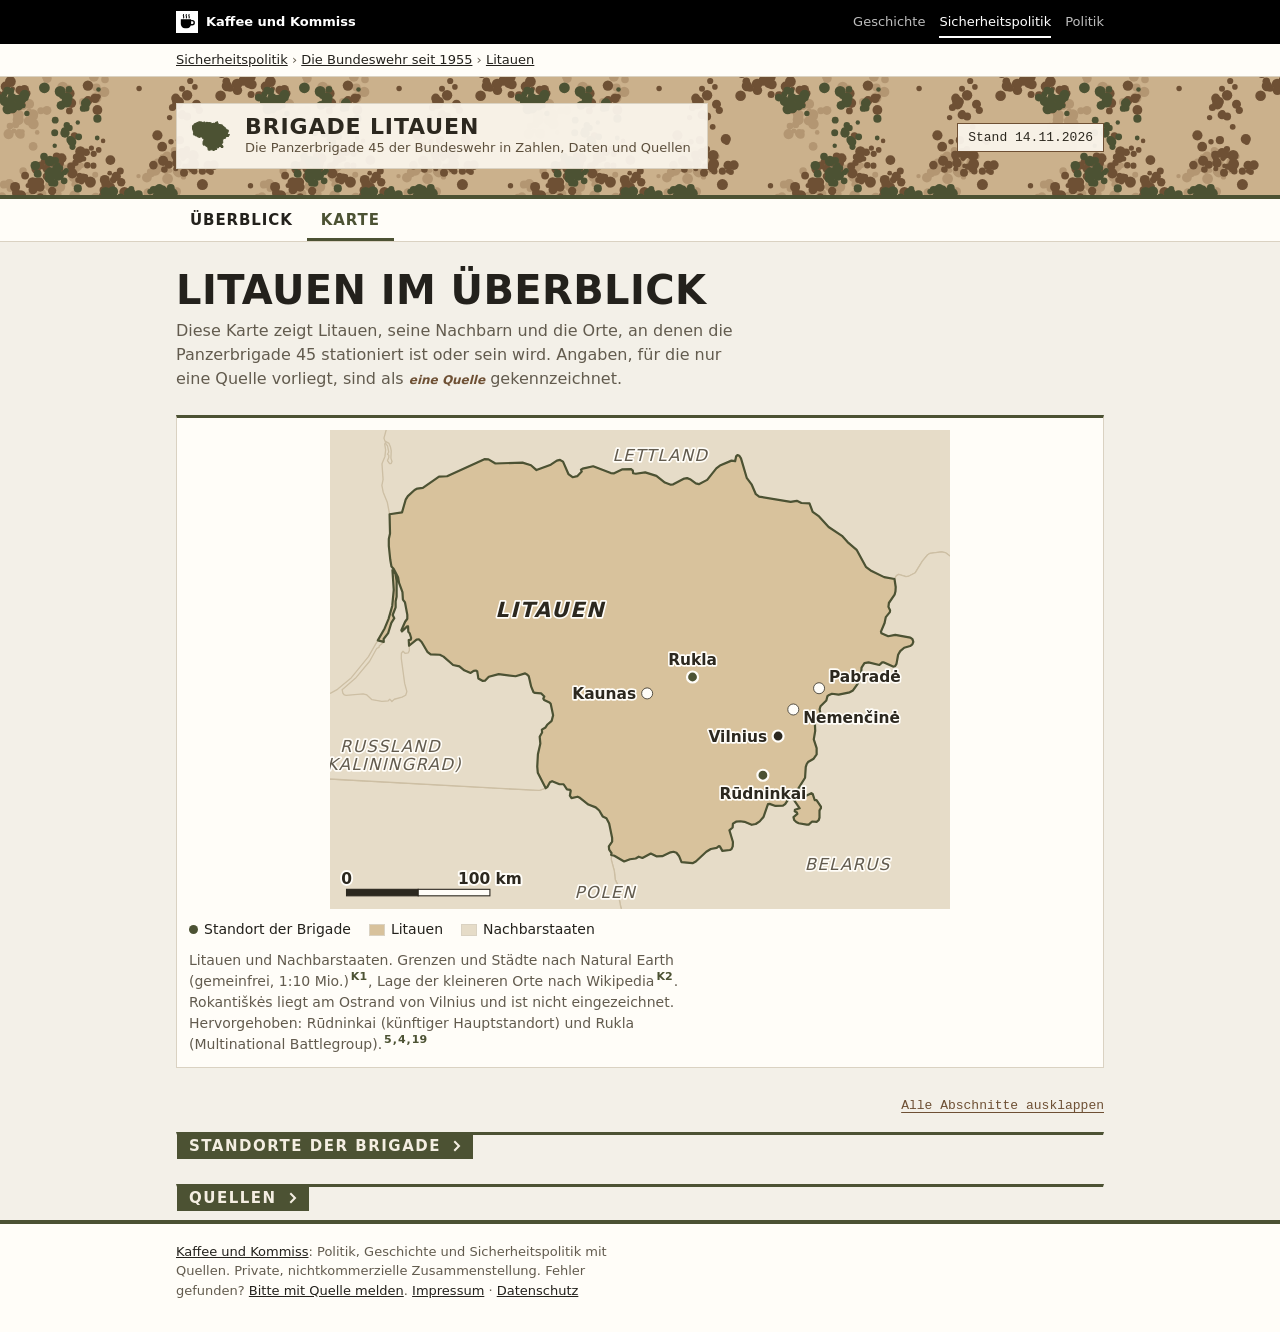
<file: karte.html>
<!doctype html>
<html lang="de" class="kk-b-sipo">
<head>
<meta charset="utf-8">
<meta name="viewport" content="width=device-width, initial-scale=1">
<title>Karte: Brigade Litauen</title>
<meta name="description" content="Karte Litauens mit den Standorten der Panzerbrigade 45 der Bundeswehr: Rūdninkai, Rukla, Vilnius und Übergangsstandorte, mit Quellen.">
<link rel="canonical" href="https://kaffeeundkommiss.github.io/bundeswehr-litauen/karte.html">
<meta property="og:type" content="website">
<meta property="og:locale" content="de_DE">
<meta property="og:site_name" content="Kaffee und Kommiss">
<meta property="og:title" content="Karte: Standorte der Brigade Litauen">
<meta property="og:description" content="Karte Litauens mit den Standorten der Panzerbrigade 45 der Bundeswehr: Rūdninkai, Rukla, Vilnius und Übergangsstandorte, mit Quellen.">
<meta property="og:url" content="https://kaffeeundkommiss.github.io/bundeswehr-litauen/karte.html">
<!-- Vorschau für Linkvorschauen, erzeugt mit werkzeuge/vorschau.js -->
<meta property="og:image" content="https://kaffeeundkommiss.github.io/bundeswehr-litauen/vorschau/karte.jpg?v=a7ad5b36">
<meta property="og:image:width" content="1200">
<meta property="og:image:height" content="630">
<meta property="og:image:alt" content="Standorte in Litauen: Brigade Litauen">
<meta name="twitter:card" content="summary_large_image">
<meta name="twitter:image" content="https://kaffeeundkommiss.github.io/bundeswehr-litauen/vorschau/karte.jpg?v=a7ad5b36">
<link rel="icon" href="favicon.svg" type="image/svg+xml">
<link rel="icon" href="favicon-32.png" type="image/png" sizes="32x32">
<link rel="apple-touch-icon" href="apple-touch-icon.png">
<link rel="stylesheet" href="https://kaffeeundkommiss.github.io/schriften/schriften.css">
<link rel="stylesheet" href="basis.css">
<link rel="stylesheet" href="style.css">
<script src="seite.js" defer></script>
</head>
<body>
<div class="kk-leiste"><div class="kk-in">
  <a class="kk-haus" href="https://kaffeeundkommiss.github.io/"><img src="kk-tasse.svg" alt="" width="22" height="22"><span>Kaffee und Kommiss</span></a>
  <nav class="kk-bereiche" aria-label="Bereiche"><a href="https://kaffeeundkommiss.github.io/geschichte/">Geschichte</a><a href="https://kaffeeundkommiss.github.io/sicherheitspolitik/" aria-current="true"><span class="kk-lang">Sicherheitspolitik</span><span class="kk-kurz">Sicherheit</span></a><a href="https://kaffeeundkommiss.github.io/politik/">Politik</a></nav>
</div></div>
<nav class="kk-pfad" aria-label="Pfad"><div class="kk-in"><a href="https://kaffeeundkommiss.github.io/sicherheitspolitik/">Sicherheitspolitik</a> › <a href="https://kaffeeundkommiss.github.io/sicherheitspolitik/bundeswehr/">Die Bundeswehr seit 1955</a> › <a href="./">Litauen</a></div></nav>
<header class="top">
  <div class="wrap">
    <div class="marke">
      <svg class="logo" viewBox="0 0 64 64" aria-hidden="true" focusable="false"><path d="M57.1 23.7 L57.2 25.0 L55.7 29.3 L59.0 30.2 L57.7 31.2 L57.1 32.7 L54.0 32.4 L52.8 35.2 L50.3 35.7 L49.4 36.9 L48.9 38.5 L49.1 41.8 L48.0 42.8 L47.1 45.5 L47.4 46.2 L48.6 45.9 L49.5 47.2 L49.0 48.7 L46.9 48.8 L46.8 47.5 L47.3 47.3 L46.4 46.2 L45.6 47.1 L44.0 46.9 L42.8 49.0 L40.4 48.9 L40.1 51.6 L39.0 51.2 L36.3 53.0 L35.1 52.9 L34.3 51.8 L29.2 52.8 L27.9 52.1 L27.4 48.4 L24.6 46.2 L23.8 46.3 L23.4 45.4 L21.8 44.6 L21.2 45.3 L20.3 43.7 L20.5 40.0 L21.9 37.8 L21.7 36.6 L19.9 35.4 L19.3 33.6 L16.3 33.5 L14.7 34.2 L14.0 33.2 L13.4 33.4 L10.3 31.5 L9.3 31.5 L8.1 29.9 L7.1 30.6 L7.0 28.6 L6.3 29.0 L6.9 27.8 L6.7 26.2 L5.1 21.7 L5.1 17.1 L6.4 16.9 L7.7 14.6 L14.8 11.4 L18.8 11.8 L20.2 12.5 L22.6 11.5 L23.9 13.3 L26.0 12.1 L27.9 12.8 L29.1 12.5 L31.4 12.8 L34.0 14.0 L35.7 13.4 L36.9 14.0 L39.1 12.1 L40.7 11.6 L40.9 11.0 L42.8 15.0 L48.3 16.0 L48.6 16.8 L53.2 20.7 L54.1 22.5 L57.1 23.7Z"/></svg>
      <div>
      <div class="name">Brigade Litauen</div>
      <div class="unter">Die Panzerbrigade 45 der Bundeswehr in Zahlen, Daten und Quellen</div>
      </div>
    </div>
    <div class="badges"><span>Stand 14.11.2026</span></div>
  </div>
</header>

<nav class="seiten" aria-label="Seiten">
  <ul>
    <li><a href="index.html">Überblick</a></li>
    <li><a href="karte.html" aria-current="page">Karte</a></li>
  </ul>
</nav>
<main>
  <section class="einleitung">
    <h1>Litauen im Überblick</h1>
    <p>Diese Karte zeigt Litauen, seine Nachbarn und die Orte, an denen die Panzerbrigade 45 stationiert ist oder sein wird. Angaben, für die nur eine Quelle vorliegt, sind als <span class="marke-einzel">eine Quelle</span> gekennzeichnet.</p>
  </section>

  <figure class="kartenrahmen">
    <svg class="kartesvg litauenkarte" viewBox="0 0 563 435" role="img" aria-labelledby="kt-titel"><title id="kt-titel">Karte Litauens mit Nachbarstaaten und den Standorten der Brigade Litauen</title><path class="nachbar" d="M575.4 -134.5 L589.9 -134.6 L589.7 -125.9 L588.5 -120.4 L590.6 -118.3 L599.2 -114.4 L604.8 -108.5 L614.7 -102.2 L615.7 -100.1 L615.8 -88.6 L614.4 -81.1 L611.9 -78.8 L604.2 -75.2 L602.6 -73.0 L603.8 -70.4 L607.9 -67.9 L608.3 -64.1 L606.0 -57.8 L605.4 -51.8 L598.2 -35.4 L600.9 -34.7 L607.7 -38.4 L611.2 -39.3 L614.9 -38.3 L621.8 -31.9 L622.2 -29.9 L617.8 -20.7 L619.2 -18.2 L627.4 -12.6 L628.2 -10.1 L628.7 -0.6 L629.8 1.8 L631.3 3.4 L639.4 7.6 L639.9 9.3 L637.1 12.6 L636.6 14.3 L637.6 17.0 L642.5 23.5 L642.8 33.4 L646.9 47.7 L646.7 49.9 L644.9 53.5 L642.9 63.5 L641.2 66.3 L638.1 64.3 L627.4 69.9 L622.9 71.1 L619.1 77.7 L610.8 84.6 L610.5 88.1 L607.8 92.8 L599.5 98.2 L597.2 104.6 L596.7 111.5 L595.2 116.8 L582.5 116.2 L577.2 113.8 L575.1 111.5 L569.5 117.2 L567.9 117.9 L558.7 111.3 L555.3 110.7 L544.6 112.1 L542.7 113.3 L537.9 119.1 L531.5 129.6 L524.9 133.0 L523.0 133.1 L516.4 131.1 L514.4 132.2 L512.6 135.3 L503.2 133.6 L491.8 128.1 L486.6 124.2 L478.2 108.8 L470.0 101.8 L464.9 96.1 L452.8 88.1 L444.1 78.5 L438.3 74.3 L435.4 66.6 L428.1 66.3 L423.9 64.3 L418.3 65.3 L389.7 60.5 L386.7 58.3 L382.8 49.3 L378.4 43.4 L373.2 25.8 L371.7 23.4 L370.0 22.8 L368.8 23.9 L367.9 28.3 L364.6 27.8 L354.1 32.3 L350.8 34.8 L342.5 45.3 L337.7 48.0 L334.9 49.2 L332.2 48.5 L326.9 44.7 L324.3 43.7 L321.7 44.1 L311.7 49.3 L309.4 49.7 L304.1 47.7 L296.4 41.7 L286.2 38.5 L277.7 39.7 L275.2 39.3 L275.0 36.9 L273.6 35.6 L265.6 35.7 L258.0 39.3 L255.0 39.1 L239.0 32.9 L229.4 35.1 L227.9 36.0 L228.6 37.6 L224.5 41.9 L220.3 42.9 L216.5 40.0 L211.6 28.7 L208.9 27.2 L206.0 27.8 L200.5 31.5 L187.5 36.4 L182.5 32.0 L174.8 29.6 L150.2 30.4 L143.9 26.7 L140.2 26.5 L106.3 42.0 L99.0 42.4 L84.3 52.6 L79.3 53.2 L76.8 54.5 L70.7 60.1 L68.7 63.3 L65.4 74.8 L54.1 76.5 L52.0 65.6 L48.3 56.5 L47.1 50.2 L48.2 44.8 L47.2 30.6 L49.9 24.0 L50.5 18.0 L49.7 13.0 L50.2 11.6 L52.2 14.5 L53.4 20.0 L52.2 22.0 L53.4 22.9 L53.4 24.9 L52.2 27.8 L54.1 30.5 L55.5 30.5 L56.3 28.6 L55.3 25.5 L55.6 18.9 L54.9 15.4 L53.6 12.2 L49.9 10.1 L49.0 7.4 L54.5 -12.9 L55.0 -25.3 L54.0 -33.2 L55.0 -35.7 L68.1 -44.6 L72.6 -50.6 L79.5 -56.5 L81.3 -59.3 L83.9 -68.6 L84.0 -74.5 L82.8 -79.9 L84.0 -84.8 L83.8 -94.3 L84.5 -99.9 L86.8 -104.4 L89.4 -106.4 L92.5 -114.2 L98.4 -121.6 L107.5 -138.5 L110.0 -141.2 L113.5 -143.0 L128.8 -144.0 L132.3 -145.0 L172.4 -165.7 L180.9 -168.2 L182.9 -167.4 L181.3 -160.4 L181.3 -151.5 L186.7 -142.9 L205.1 -127.8 L211.1 -120.8 L217.8 -115.2 L222.1 -112.8 L225.9 -111.8 L226.6 -107.8 L229.6 -101.1 L231.6 -90.5 L233.6 -88.0 L236.8 -72.3 L239.4 -70.9 L243.3 -66.5 L250.2 -63.8 L257.2 -62.5 L263.6 -55.0 L272.7 -53.3 L286.8 -56.6 L294.0 -59.9 L297.2 -62.5 L300.9 -68.0 L304.1 -68.9 L315.4 -75.9 L316.1 -78.0 L321.0 -81.4 L321.8 -83.9 L329.3 -91.4 L331.1 -95.4 L331.5 -107.9 L329.0 -134.6 L327.6 -137.8 L328.9 -147.0 L327.5 -157.4 L322.7 -165.9 L321.6 -178.7 L323.2 -183.9 L326.8 -182.5 L329.2 -182.6 L331.1 -183.6 L334.5 -189.7 L337.7 -191.3 L342.1 -195.0 L354.6 -195.4 L355.9 -196.4 L358.6 -201.9 L365.5 -199.6 L370.1 -203.1 L376.5 -203.9 L384.7 -211.1 L388.5 -212.8 L392.3 -212.9 L394.5 -211.5 L397.4 -201.8 L398.6 -200.9 L402.6 -202.2 L404.2 -204.2 L401.3 -210.4 L401.4 -212.9 L402.5 -213.9 L404.0 -213.6 L405.5 -212.5 L407.5 -208.0 L410.2 -208.0 L413.5 -206.4 L418.5 -200.7 L425.5 -197.6 L426.9 -193.5 L430.4 -190.3 L434.5 -190.2 L441.1 -191.9 L444.2 -184.0 L446.3 -182.1 L464.6 -180.2 L465.5 -178.1 L464.5 -175.1 L465.5 -170.3 L477.4 -160.1 L485.2 -148.0 L488.0 -144.9 L491.4 -142.6 L499.1 -139.4 L504.8 -132.8 L508.3 -134.6 L511.4 -133.1 L512.3 -133.5 L513.5 -136.3 L518.6 -139.9 L521.4 -140.8 L529.3 -140.8 L531.0 -142.3 L534.1 -148.3 L535.6 -148.9 L537.6 -147.2 L541.7 -147.2 L544.6 -146.3 L546.6 -144.8 L551.3 -138.6 L553.2 -137.7 L559.9 -137.3 L572.7 -132.8 L575.4 -134.5Z"><title>Lettland</title></path><path class="nachbar" d="M265.3 737.0 L265.0 735.0 L262.6 733.7 L261.5 731.5 L262.7 731.5 L260.1 726.1 L260.2 718.6 L259.2 716.4 L261.5 714.6 L260.3 712.0 L261.4 711.2 L260.4 708.5 L261.5 702.6 L266.3 698.0 L267.2 694.6 L264.4 689.7 L265.3 688.5 L265.6 685.4 L266.6 684.8 L266.0 683.8 L267.2 674.8 L268.7 670.8 L271.1 667.9 L267.9 654.8 L266.1 653.6 L264.7 650.4 L263.1 649.4 L257.6 649.0 L255.3 644.0 L255.5 640.7 L254.1 642.1 L252.4 640.0 L251.3 641.5 L248.7 640.0 L247.5 640.5 L247.9 638.1 L241.0 635.8 L240.0 634.6 L238.7 635.1 L232.7 633.4 L230.9 632.1 L231.3 627.6 L228.9 625.0 L232.7 616.6 L247.6 593.1 L254.9 586.6 L262.2 582.0 L276.1 577.8 L287.1 569.8 L290.4 565.5 L291.5 559.3 L290.6 537.4 L289.7 533.1 L291.1 529.1 L290.6 521.3 L286.3 512.1 L286.4 509.3 L288.9 503.5 L289.1 500.0 L285.3 495.3 L281.4 486.8 L276.6 469.0 L271.1 455.9 L264.1 433.4 L262.1 423.3 L261.9 414.4 L259.0 408.3 L258.2 400.6 L255.4 390.1 L255.3 385.8 L258.2 386.6 L267.1 391.8 L272.4 389.8 L277.6 389.1 L280.3 387.5 L283.7 388.6 L291.3 384.6 L296.4 387.1 L301.7 387.0 L309.2 383.5 L311.9 383.0 L314.6 383.9 L316.9 386.8 L319.2 392.4 L329.2 393.4 L332.2 391.8 L341.7 383.0 L345.8 380.5 L351.1 379.5 L353.1 377.9 L354.0 378.1 L356.3 382.2 L363.2 381.4 L364.6 380.6 L365.7 378.1 L365.9 374.1 L362.7 363.5 L365.6 361.0 L365.9 357.5 L368.7 355.7 L372.6 355.3 L376.4 355.8 L382.9 358.5 L386.6 357.8 L390.2 355.4 L393.6 351.5 L397.7 339.8 L399.2 339.5 L404.5 341.4 L411.3 341.1 L413.3 339.7 L416.6 334.7 L418.7 333.7 L420.3 334.5 L426.5 343.5 L422.2 344.8 L422.0 346.3 L424.0 347.4 L424.4 348.6 L420.9 351.6 L421.5 354.2 L423.4 356.0 L425.6 357.1 L434.7 358.3 L437.8 355.5 L441.9 355.8 L443.8 354.3 L444.5 345.4 L446.0 342.7 L441.8 336.0 L440.2 336.2 L438.3 330.5 L437.1 329.8 L430.9 332.8 L427.3 333.0 L425.5 332.3 L424.4 330.5 L424.5 326.8 L431.4 315.8 L432.0 306.2 L432.9 303.3 L434.1 301.5 L439.2 298.5 L441.9 294.6 L441.9 288.9 L439.3 280.9 L440.6 273.2 L440.3 265.8 L441.5 262.6 L445.1 260.2 L445.4 257.8 L444.6 253.6 L445.4 250.9 L450.7 245.6 L451.7 241.7 L452.7 240.9 L455.8 239.5 L461.9 240.3 L471.9 238.2 L474.9 236.5 L479.0 230.7 L482.0 224.0 L482.7 215.8 L485.3 211.7 L489.0 211.0 L498.9 213.4 L501.4 211.0 L502.6 210.9 L511.3 214.8 L513.1 214.5 L514.4 212.4 L515.9 204.1 L517.8 200.8 L521.4 197.7 L526.8 196.2 L528.8 194.7 L529.7 192.4 L528.9 189.9 L527.0 188.5 L513.3 186.1 L506.9 187.3 L500.7 184.6 L500.3 183.1 L503.6 175.3 L504.7 169.9 L508.4 165.4 L508.6 163.7 L507.1 160.6 L507.5 157.1 L512.7 149.6 L513.7 142.6 L512.6 135.3 L514.4 132.2 L516.4 131.1 L523.0 133.1 L524.9 133.0 L531.5 129.6 L537.9 119.1 L542.7 113.3 L544.6 112.1 L555.3 110.7 L558.7 111.3 L567.9 117.9 L569.5 117.2 L575.1 111.5 L577.2 113.8 L582.5 116.2 L595.2 116.8 L596.7 111.5 L597.2 104.6 L599.5 98.2 L607.8 92.8 L610.5 88.1 L610.8 84.6 L619.1 77.7 L622.9 71.1 L627.4 69.9 L638.1 64.3 L641.2 66.3 L651.2 78.6 L654.7 80.8 L656.5 79.7 L659.3 75.5 L661.2 74.2 L673.4 72.8 L679.5 74.2 L685.2 83.0 L687.4 92.8 L689.5 94.7 L695.9 96.5 L697.7 96.0 L697.9 92.7 L700.1 90.4 L714.2 83.5 L719.0 83.6 L723.7 85.3 L730.2 90.2 L744.4 94.6 L747.4 98.0 L748.5 100.5 L748.1 101.4 L744.8 102.7 L743.5 104.4 L742.5 110.7 L740.1 117.9 L741.8 123.0 L745.9 126.5 L749.8 132.3 L751.5 133.2 L753.7 132.6 L760.1 125.0 L768.3 120.3 L770.5 119.8 L776.2 121.2 L778.4 120.1 L783.6 111.6 L786.8 109.7 L790.1 109.0 L793.5 109.2 L803.2 112.8 L805.4 112.1 L811.0 107.6 L816.8 111.6 L833.2 116.9 L834.0 119.0 L833.3 121.4 L834.2 122.7 L841.6 126.2 L843.0 127.8 L842.7 133.5 L843.8 135.5 L845.5 136.7 L851.8 137.4 L855.9 145.8 L858.2 146.2 L864.6 143.4 L867.8 144.9 L870.0 149.1 L870.5 154.5 L868.9 159.6 L870.5 160.6 L870.0 162.4 L867.9 164.1 L867.4 166.5 L868.0 169.2 L870.5 172.9 L870.4 175.8 L869.4 177.5 L864.4 181.1 L861.6 185.2 L860.2 190.6 L861.0 192.4 L865.3 195.2 L867.8 202.3 L873.9 208.4 L873.8 211.1 L875.9 213.0 L874.7 217.3 L877.7 225.8 L877.7 228.7 L875.6 229.3 L870.0 228.4 L869.5 230.2 L871.9 235.9 L868.9 239.8 L863.8 240.8 L861.9 242.4 L862.9 246.1 L862.8 249.8 L858.0 256.7 L857.5 260.7 L858.2 263.0 L862.9 265.2 L875.6 274.7 L876.8 277.0 L877.1 279.7 L885.9 280.1 L887.8 284.1 L891.1 286.9 L888.7 292.5 L884.6 299.3 L882.5 305.6 L884.9 307.5 L891.1 309.3 L892.0 311.3 L894.5 312.0 L897.8 322.4 L900.8 326.6 L901.9 337.5 L904.1 343.8 L919.1 356.1 L925.4 358.2 L932.4 362.2 L938.2 363.3 L941.0 370.0 L942.0 370.4 L944.5 368.7 L945.3 369.3 L947.2 378.1 L946.5 382.5 L944.2 394.0 L939.6 403.2 L938.8 406.7 L942.3 406.8 L949.4 409.3 L966.9 404.6 L968.7 405.0 L973.6 408.7 L984.0 411.7 L990.7 418.4 L994.8 418.2 L998.1 419.5 L1000.3 422.7 L1000.3 424.9 L999.7 426.0 L993.0 429.9 L994.0 437.6 L997.4 442.8 L1005.8 447.9 L1007.7 451.5 L1008.3 451.8 L1009.6 450.6 L1012.5 450.6 L1013.8 451.3 L1013.0 454.0 L1013.5 455.6 L1018.0 455.0 L1019.5 458.3 L1018.2 468.9 L1019.3 473.4 L1017.7 474.7 L1013.7 473.6 L1007.9 475.0 L1009.3 477.3 L1007.0 478.7 L1001.8 478.9 L999.7 477.8 L997.6 478.4 L996.9 480.1 L997.7 481.7 L999.6 482.1 L997.6 487.7 L995.0 492.4 L993.5 494.1 L989.1 495.8 L982.1 503.9 L977.8 503.8 L976.6 507.9 L972.5 508.0 L969.6 510.2 L966.8 510.1 L960.8 507.5 L954.2 509.2 L948.0 506.0 L943.1 505.7 L941.8 503.5 L940.9 497.5 L939.8 494.9 L938.3 494.1 L933.0 493.7 L928.0 491.6 L924.7 492.0 L921.5 493.7 L911.6 493.0 L908.5 495.6 L907.0 502.6 L907.3 509.1 L906.5 510.1 L903.6 510.9 L897.6 519.9 L903.9 525.3 L907.5 535.3 L909.3 538.2 L914.5 542.7 L919.0 543.9 L920.5 549.3 L923.6 552.9 L924.4 561.8 L922.5 564.7 L917.0 568.0 L925.1 583.2 L929.2 587.5 L928.8 589.0 L927.7 589.3 L923.5 588.6 L924.8 590.9 L922.7 592.8 L922.9 594.2 L925.8 597.0 L925.4 608.6 L927.5 613.0 L927.1 617.6 L924.1 621.8 L929.4 628.6 L935.1 630.5 L933.6 633.6 L933.7 637.7 L935.0 640.1 L939.2 643.2 L940.3 645.3 L940.4 652.4 L931.0 653.0 L916.5 649.9 L908.9 650.0 L902.4 652.9 L898.1 660.5 L896.1 661.5 L888.3 655.9 L885.2 655.5 L873.8 656.2 L871.8 656.9 L870.5 658.4 L871.0 660.9 L869.8 663.7 L872.3 664.1 L873.1 666.0 L872.3 667.9 L870.2 668.1 L868.7 667.2 L865.4 673.1 L860.9 675.8 L861.5 678.8 L859.7 681.4 L855.8 681.8 L855.2 685.3 L853.5 686.3 L849.2 693.2 L849.9 697.4 L845.6 701.6 L847.9 702.6 L846.2 709.6 L841.6 710.5 L841.6 717.5 L839.9 719.6 L840.5 721.6 L837.1 724.5 L837.1 725.5 L839.4 727.5 L837.7 730.4 L838.6 731.8 L842.8 733.4 L841.0 736.3 L842.9 738.1 L843.2 742.1 L845.6 744.3 L845.6 745.4 L843.6 745.5 L842.9 746.5 L843.1 750.0 L845.6 751.3 L847.9 758.7 L846.8 759.2 L847.3 763.3 L842.4 768.0 L842.2 770.1 L840.5 773.2 L840.0 777.7 L839.1 777.9 L836.5 774.6 L832.9 774.0 L829.9 769.7 L826.2 769.4 L823.8 767.7 L820.7 762.6 L821.7 758.3 L820.9 753.7 L815.7 750.4 L811.4 744.4 L809.1 742.5 L806.7 741.8 L795.2 742.1 L788.2 745.6 L785.0 744.6 L781.7 749.2 L780.3 749.7 L772.7 748.3 L769.6 741.9 L768.2 740.8 L764.5 740.8 L761.1 743.3 L758.7 746.8 L753.5 748.6 L750.3 756.2 L748.6 756.2 L745.0 754.6 L738.2 759.0 L736.3 757.8 L733.6 749.2 L730.5 745.9 L730.0 744.3 L730.7 740.5 L730.4 736.7 L726.7 729.8 L725.0 724.5 L721.9 721.4 L716.9 720.6 L713.6 723.0 L710.1 729.4 L707.9 730.3 L700.4 731.0 L695.1 734.8 L692.8 737.9 L691.2 741.9 L691.1 749.8 L690.7 752.0 L689.2 753.8 L687.2 747.8 L683.8 749.1 L681.7 746.8 L678.9 731.7 L669.3 729.1 L667.1 729.1 L665.0 729.9 L658.7 735.2 L657.6 735.9 L656.6 735.4 L654.7 728.7 L650.3 724.7 L649.2 719.1 L648.0 717.6 L646.3 717.5 L642.7 720.2 L638.4 728.5 L634.8 731.1 L625.2 730.7 L618.6 723.8 L616.9 722.8 L615.0 723.1 L612.3 727.1 L611.8 737.0 L607.5 743.6 L605.3 744.8 L602.8 743.1 L601.1 740.5 L604.5 729.6 L603.5 726.6 L602.2 725.8 L597.5 725.6 L588.6 721.6 L585.7 721.6 L580.0 726.2 L573.4 725.4 L568.3 726.8 L567.2 725.7 L569.1 717.6 L563.0 717.0 L561.8 715.8 L560.9 703.7 L558.7 702.3 L548.0 701.1 L539.6 704.3 L534.2 703.3 L518.5 695.8 L500.3 695.2 L498.1 693.0 L498.2 689.2 L497.2 688.7 L477.9 687.8 L475.4 686.6 L470.1 681.4 L461.9 681.0 L444.2 677.4 L437.2 678.9 L409.8 678.4 L395.8 674.3 L392.1 674.4 L380.9 680.0 L357.6 684.1 L350.9 682.6 L330.3 684.4 L328.5 685.1 L326.7 687.1 L323.7 692.0 L322.4 694.8 L320.5 704.3 L318.1 707.9 L308.7 714.9 L296.4 727.0 L293.1 727.6 L288.4 722.1 L277.2 718.6 L267.2 720.8 L264.3 724.3 L267.2 735.0 L266.8 737.2 L266.1 737.6 L265.3 737.0Z"><title>Belarus</title></path><path class="nachbar" d="M-129.7 1028.0 L-129.5 1022.6 L-133.4 1005.1 L-134.6 1004.0 L-138.4 1005.0 L-142.1 1001.1 L-145.9 1000.5 L-147.5 998.5 L-151.7 985.3 L-151.7 981.4 L-149.5 978.4 L-151.7 977.1 L-152.3 970.5 L-153.6 969.6 L-156.8 972.0 L-158.7 972.0 L-168.1 966.9 L-171.4 967.3 L-170.9 967.8 L-174.4 970.4 L-176.0 968.8 L-177.4 964.8 L-181.3 963.0 L-185.2 959.7 L-190.5 958.6 L-191.6 957.2 L-191.0 954.5 L-195.9 950.9 L-198.4 950.2 L-198.0 953.5 L-196.2 953.5 L-195.7 954.5 L-195.9 956.6 L-203.4 958.0 L-205.9 960.5 L-208.9 961.5 L-211.9 960.8 L-218.2 953.3 L-219.9 948.2 L-221.8 945.3 L-220.8 943.2 L-225.3 941.4 L-227.7 942.2 L-229.0 941.6 L-233.0 935.8 L-232.6 933.3 L-225.5 931.7 L-220.3 927.7 L-219.5 925.5 L-221.8 920.3 L-220.6 915.0 L-222.8 911.9 L-224.7 911.7 L-225.4 913.9 L-229.3 919.0 L-231.2 919.6 L-238.6 918.1 L-242.5 918.5 L-245.0 921.8 L-246.3 922.1 L-247.4 919.1 L-249.3 917.5 L-251.1 917.6 L-252.0 920.3 L-253.1 919.3 L-253.7 914.1 L-255.0 912.3 L-253.4 911.6 L-255.1 910.8 L-261.0 910.3 L-263.9 908.2 L-265.2 906.0 L-265.8 902.1 L-270.5 902.4 L-274.4 899.3 L-282.9 896.6 L-284.8 896.9 L-288.3 894.5 L-290.2 894.2 L-292.5 895.8 L-292.5 897.8 L-289.8 902.2 L-287.4 910.7 L-282.4 915.7 L-280.1 925.3 L-280.7 926.6 L-281.7 926.1 L-282.9 923.8 L-284.6 923.4 L-285.1 926.0 L-288.1 925.5 L-291.2 929.2 L-296.4 929.9 L-306.1 943.2 L-309.4 943.5 L-312.9 941.5 L-317.2 936.4 L-319.8 926.9 L-322.3 923.9 L-327.9 913.8 L-333.4 910.8 L-334.9 908.6 L-335.7 903.4 L-340.2 903.1 L-342.4 904.2 L-343.8 902.4 L-344.9 898.6 L-347.6 898.1 L-348.4 895.5 L-347.7 893.2 L-346.1 893.6 L-346.6 891.6 L-342.2 888.6 L-340.3 885.5 L-334.9 885.5 L-331.7 881.3 L-331.5 875.9 L-328.9 874.7 L-329.6 871.9 L-336.7 863.6 L-339.2 862.0 L-344.9 861.2 L-346.0 861.4 L-348.2 866.1 L-349.6 866.5 L-353.5 863.6 L-357.0 863.2 L-362.1 868.8 L-365.6 869.5 L-365.8 868.1 L-364.4 866.6 L-364.2 864.8 L-366.5 858.6 L-369.0 857.2 L-373.9 859.2 L-376.7 859.1 L-381.3 849.3 L-383.4 849.1 L-390.2 850.9 L-393.8 847.4 L-410.3 841.0 L-413.8 841.3 L-416.2 845.0 L-417.4 844.6 L-417.7 839.1 L-418.6 836.4 L-423.1 833.0 L-425.7 826.5 L-425.9 824.5 L-424.5 818.9 L-425.9 816.5 L-428.1 815.3 L-432.8 815.2 L-434.0 810.9 L-434.9 810.3 L-436.0 811.2 L-437.0 814.5 L-437.9 814.8 L-440.8 811.6 L-445.0 810.6 L-446.5 809.0 L-447.2 810.9 L-450.1 813.1 L-449.7 814.7 L-447.1 817.9 L-447.1 822.1 L-448.4 825.2 L-448.4 832.4 L-457.8 831.7 L-462.6 832.5 L-462.6 829.8 L-458.4 824.1 L-450.6 802.7 L-450.2 796.8 L-448.5 794.2 L-447.6 784.6 L-445.0 777.7 L-445.7 776.8 L-445.3 772.6 L-449.9 764.4 L-451.3 750.7 L-450.6 748.9 L-451.4 746.9 L-454.2 744.0 L-469.0 737.2 L-470.9 735.1 L-471.3 732.5 L-470.6 729.7 L-468.1 724.0 L-469.0 716.5 L-470.1 714.0 L-476.0 708.0 L-477.1 700.5 L-481.1 695.4 L-481.4 692.4 L-480.3 689.8 L-475.6 684.6 L-472.8 679.8 L-471.8 668.1 L-469.5 663.2 L-468.8 659.2 L-466.6 655.9 L-472.0 651.5 L-472.8 649.5 L-471.1 641.0 L-472.3 638.1 L-470.7 635.8 L-470.7 632.8 L-472.0 630.2 L-479.4 627.0 L-481.3 624.8 L-480.8 622.1 L-484.5 611.6 L-485.0 605.8 L-480.7 601.8 L-477.3 595.0 L-479.2 591.9 L-476.3 583.3 L-484.1 574.8 L-489.1 572.7 L-491.4 569.2 L-493.9 567.5 L-498.0 560.0 L-509.0 551.8 L-511.7 548.4 L-517.0 546.9 L-519.4 543.7 L-517.2 541.6 L-516.0 537.1 L-517.7 527.8 L-508.6 521.9 L-501.2 514.9 L-497.4 502.9 L-498.1 494.5 L-493.1 485.5 L-496.2 481.6 L-499.8 457.6 L-504.5 448.3 L-505.0 435.3 L-508.0 426.8 L-507.8 420.5 L-504.4 418.7 L-504.3 417.5 L-505.7 416.4 L-504.7 415.4 L-505.7 414.5 L-505.3 413.4 L-502.3 415.5 L-501.3 418.3 L-495.3 423.1 L-491.7 423.7 L-485.7 426.6 L-480.7 435.2 L-479.8 431.1 L-478.0 429.3 L-478.0 427.3 L-482.0 426.4 L-484.5 419.9 L-482.0 410.4 L-481.0 411.3 L-478.0 410.4 L-478.6 406.8 L-477.4 398.5 L-480.8 403.5 L-480.3 404.5 L-481.0 404.2 L-482.5 402.5 L-480.8 400.5 L-482.0 398.1 L-483.9 396.9 L-493.1 395.9 L-494.4 394.4 L-493.4 391.6 L-493.9 390.6 L-494.7 392.1 L-497.8 391.9 L-499.6 394.5 L-497.1 395.0 L-495.1 396.6 L-496.1 399.6 L-497.1 400.1 L-497.9 399.5 L-502.5 401.5 L-502.5 402.5 L-501.4 403.3 L-503.2 403.4 L-506.9 401.5 L-510.9 395.6 L-513.0 394.7 L-515.1 390.6 L-513.6 389.8 L-512.2 385.9 L-507.4 388.3 L-499.2 389.0 L-496.0 388.3 L-486.8 382.0 L-464.9 372.0 L-446.0 366.9 L-423.0 356.9 L-391.8 348.2 L-375.7 340.8 L-362.4 339.0 L-353.2 335.9 L-358.4 338.9 L-356.6 340.2 L-349.3 338.9 L-349.9 336.9 L-345.9 336.9 L-346.3 333.6 L-352.7 334.9 L-346.4 331.2 L-341.3 325.0 L-344.9 330.2 L-341.4 329.1 L-340.2 327.7 L-337.3 326.3 L-336.2 325.0 L-337.2 322.9 L-338.9 322.8 L-340.8 325.0 L-337.3 318.8 L-327.7 306.2 L-328.2 308.5 L-327.3 308.9 L-324.9 307.1 L-324.9 304.5 L-327.2 306.2 L-325.5 302.7 L-322.6 299.8 L-317.0 296.2 L-299.7 293.6 L-293.0 290.9 L-289.5 290.3 L-286.3 289.1 L-278.4 280.3 L-253.4 268.4 L-222.1 262.4 L-208.1 257.5 L-186.0 255.4 L-172.4 255.4 L-136.4 276.9 L-131.2 283.7 L-129.6 287.6 L-129.5 289.6 L-130.9 290.3 L-140.0 275.3 L-144.4 274.0 L-145.2 272.7 L-157.4 266.0 L-161.6 262.5 L-163.1 263.7 L-164.4 270.9 L-161.6 272.9 L-159.3 277.3 L-159.7 280.3 L-158.7 281.4 L-159.2 284.2 L-158.3 285.4 L-156.7 285.1 L-155.3 283.2 L-155.8 285.7 L-151.4 297.2 L-151.6 306.3 L-151.1 311.7 L-149.9 314.1 L-146.1 316.5 L-141.1 318.3 L-139.2 321.6 L-125.3 326.2 L-122.2 326.5 L-119.6 325.0 L-115.7 327.0 L-84.6 322.2 L-71.9 316.8 L-65.4 310.8 L-63.7 312.2 L-59.6 313.7 L190.2 327.3 L195.9 325.3 L197.5 324.0 L199.7 319.9 L201.7 318.9 L208.4 321.7 L212.1 321.7 L214.3 325.8 L218.1 326.8 L218.6 327.6 L217.8 332.1 L219.3 334.3 L224.8 333.0 L234.6 340.1 L241.3 342.7 L244.5 345.5 L247.6 350.9 L251.0 352.5 L252.3 354.5 L254.4 360.7 L256.2 370.5 L256.2 373.8 L253.2 378.1 L253.1 379.7 L255.7 384.2 L255.4 390.1 L258.2 400.6 L259.0 408.3 L261.9 414.4 L262.1 423.3 L264.1 433.4 L271.1 455.9 L276.6 469.0 L281.4 486.8 L285.3 495.3 L289.1 500.0 L288.9 503.5 L286.4 509.3 L286.3 512.1 L290.6 521.3 L291.1 529.1 L289.7 533.1 L290.6 537.4 L291.5 559.3 L290.4 565.5 L287.1 569.8 L276.1 577.8 L262.2 582.0 L254.9 586.6 L247.6 593.1 L232.7 616.6 L228.9 625.0 L231.3 627.6 L230.9 632.1 L232.7 633.4 L238.7 635.1 L240.0 634.6 L241.0 635.8 L247.9 638.1 L247.5 640.5 L248.7 640.0 L251.3 641.5 L252.4 640.0 L254.1 642.1 L255.5 640.7 L255.3 644.0 L257.6 649.0 L263.1 649.4 L264.7 650.4 L266.1 653.6 L267.9 654.8 L271.1 667.9 L268.7 670.8 L267.2 674.8 L266.0 683.8 L266.6 684.8 L265.6 685.4 L265.3 688.5 L264.4 689.7 L267.2 694.6 L266.3 698.0 L261.5 702.6 L260.9 705.2 L260.4 708.5 L261.4 711.2 L260.3 712.0 L261.5 714.6 L259.2 716.4 L260.2 718.6 L260.1 726.1 L262.7 731.5 L261.5 731.5 L262.6 733.7 L265.0 735.0 L266.0 739.9 L270.0 742.4 L268.8 746.2 L272.9 753.4 L271.3 754.9 L271.8 758.3 L270.2 759.0 L267.6 762.8 L267.7 767.8 L272.0 769.6 L276.6 780.6 L286.6 790.5 L287.5 792.3 L286.2 793.0 L285.9 794.4 L290.0 802.9 L291.0 809.0 L290.6 811.0 L294.2 814.4 L295.0 818.8 L296.2 821.1 L301.8 826.8 L308.7 831.0 L309.8 832.8 L308.7 835.3 L301.8 836.8 L299.6 835.4 L297.3 835.7 L295.4 837.4 L294.4 839.8 L294.6 842.6 L295.8 844.5 L300.1 845.8 L299.0 849.2 L300.1 851.4 L304.6 853.6 L304.1 856.9 L306.9 865.7 L305.0 869.4 L305.8 876.3 L306.8 878.6 L304.1 882.4 L298.8 885.5 L298.6 892.0 L296.4 898.3 L292.0 900.3 L277.0 900.5 L274.2 901.6 L271.6 903.6 L268.5 911.7 L261.9 919.6 L251.3 928.9 L232.4 952.1 L229.9 956.4 L223.6 963.2 L214.6 978.1 L211.1 982.1 L209.6 987.3 L205.9 990.4 L200.8 1000.9 L199.4 1002.5 L195.8 1004.2 L193.8 1010.1 L187.5 1019.7 L185.4 1025.3 L187.6 1032.6 L188.6 1041.3 L192.0 1046.5 L193.5 1062.1 L188.8 1078.6 L189.3 1079.4 L190.8 1077.5 L194.4 1080.9 L196.8 1084.6 L203.0 1089.7 L202.2 1095.7 L204.1 1100.6 L203.2 1102.9 L197.3 1098.9 L194.9 1095.5 L185.6 1095.7 L180.5 1090.2 L178.8 1089.6 L177.1 1091.5 L174.2 1089.9 L167.7 1089.6 L164.7 1088.5 L160.5 1083.7 L158.7 1082.9 L154.2 1083.1 L150.3 1081.7 L149.5 1080.2 L149.7 1078.2 L148.8 1077.1 L145.3 1077.1 L141.6 1074.6 L135.8 1073.4 L133.4 1071.4 L131.8 1061.7 L129.5 1057.3 L126.5 1054.0 L122.0 1051.5 L117.5 1047.3 L115.8 1047.7 L112.3 1051.4 L106.9 1043.7 L104.2 1043.6 L101.0 1040.6 L99.4 1040.2 L93.5 1040.9 L90.7 1042.2 L85.1 1042.6 L77.0 1040.0 L71.2 1036.8 L65.7 1043.9 L63.9 1044.2 L60.0 1040.6 L55.3 1041.2 L52.4 1044.0 L55.3 1046.7 L56.3 1048.9 L55.7 1050.2 L51.1 1050.9 L46.7 1057.3 L42.9 1059.9 L41.4 1059.6 L37.2 1055.5 L32.6 1055.1 L31.3 1054.0 L24.0 1043.9 L17.0 1044.0 L13.9 1047.4 L11.9 1048.2 L3.1 1043.6 L1.8 1044.0 L1.8 1046.5 L-2.4 1046.7 L-6.8 1045.2 L-7.7 1045.9 L-9.6 1052.9 L-16.0 1053.5 L-19.8 1057.7 L-21.9 1057.2 L-26.0 1066.8 L-27.3 1075.5 L-28.9 1076.9 L-31.7 1075.3 L-35.9 1070.7 L-38.2 1069.4 L-40.9 1069.7 L-45.2 1074.3 L-47.0 1075.0 L-52.9 1073.8 L-54.0 1072.1 L-53.6 1070.2 L-48.9 1062.7 L-51.3 1059.5 L-50.5 1057.2 L-52.2 1045.0 L-53.0 1044.3 L-57.4 1045.8 L-64.0 1043.7 L-63.3 1038.0 L-66.6 1038.0 L-69.8 1036.2 L-74.0 1020.3 L-76.6 1018.1 L-78.0 1015.3 L-79.6 1015.0 L-87.8 1025.3 L-93.9 1026.4 L-96.5 1028.5 L-98.9 1035.2 L-98.6 1037.5 L-100.2 1037.9 L-101.6 1043.7 L-104.1 1044.8 L-107.1 1045.2 L-110.3 1043.1 L-115.3 1045.7 L-119.0 1045.6 L-119.8 1033.0 L-119.1 1030.5 L-121.5 1028.9 L-129.7 1028.0Z"><title>Polen</title></path><path class="nachbar" d="M195.9 325.3 L190.2 327.3 L-59.6 313.7 L-63.7 312.2 L-65.4 310.8 L-64.0 310.2 L-64.0 309.1 L-55.1 300.8 L-47.0 290.3 L-41.4 280.3 L-41.4 277.3 L-38.9 272.7 L-36.3 264.9 L-39.7 248.0 L-36.7 239.0 L-35.0 237.1 L-33.4 236.6 L-30.3 239.5 L-26.9 238.6 L-21.2 239.0 L-16.1 238.0 L-2.8 239.8 L0.6 239.0 L6.8 235.5 L19.4 224.9 L34.9 205.8 L43.4 191.0 L48.8 192.8 L44.8 195.9 L44.4 197.5 L42.5 198.2 L36.0 210.0 L23.8 224.7 L11.0 235.8 L11.7 239.0 L13.1 240.6 L14.6 240.9 L30.1 239.6 L33.5 240.6 L38.1 244.9 L47.1 246.5 L52.9 245.9 L54.3 244.4 L56.2 246.5 L58.4 244.5 L65.4 242.6 L68.7 240.9 L69.8 237.6 L67.8 230.1 L64.7 207.2 L64.8 202.7 L66.3 200.9 L68.1 202.8 L71.1 202.3 L72.1 200.1 L71.8 195.9 L78.6 190.3 L80.7 190.0 L83.2 192.5 L88.4 201.4 L91.4 203.8 L99.7 204.1 L103.1 205.8 L111.8 213.4 L117.5 214.7 L121.9 218.2 L127.7 220.6 L130.5 218.7 L132.7 218.4 L133.7 219.2 L134.7 225.6 L136.5 227.1 L140.7 227.7 L144.2 224.1 L153.2 221.7 L168.5 223.6 L177.2 221.0 L179.2 222.2 L180.5 223.6 L182.7 233.1 L184.8 238.1 L186.2 238.8 L191.6 239.1 L194.6 242.0 L193.7 243.9 L194.4 245.1 L199.3 247.4 L200.4 248.6 L202.3 256.3 L202.4 261.6 L201.3 264.1 L197.5 267.4 L195.7 270.1 L192.4 272.1 L192.6 274.7 L190.4 278.5 L191.0 284.8 L188.8 294.4 L188.2 305.6 L188.7 311.3 L195.9 325.3Z"><title>Russland (Oblast Kaliningrad)</title></path><path class="litauen" d="M512.6 135.3 L513.7 142.6 L513.5 146.4 L512.7 149.6 L507.5 157.1 L507.1 160.6 L508.6 163.7 L508.4 165.4 L504.7 169.9 L503.6 175.3 L500.3 183.1 L500.7 184.6 L506.9 187.3 L513.3 186.1 L527.0 188.5 L528.9 189.9 L529.7 192.4 L528.8 194.7 L526.8 196.2 L521.4 197.7 L517.8 200.8 L515.9 204.1 L514.4 212.4 L513.1 214.5 L511.3 214.8 L502.6 210.9 L501.4 211.0 L498.9 213.4 L489.0 211.0 L485.3 211.7 L482.7 215.8 L482.0 224.0 L479.0 230.7 L474.9 236.5 L471.9 238.2 L461.9 240.3 L455.8 239.5 L452.7 240.9 L451.7 241.7 L450.7 245.6 L445.4 250.9 L444.6 253.6 L445.4 257.8 L445.1 260.2 L441.5 262.6 L440.3 265.8 L440.6 273.2 L439.3 280.9 L441.9 288.9 L441.9 294.6 L439.2 298.5 L434.1 301.5 L432.9 303.3 L432.0 306.2 L431.4 315.8 L424.5 326.8 L424.4 330.5 L425.5 332.3 L427.3 333.0 L430.9 332.8 L437.1 329.8 L438.3 330.5 L440.2 336.2 L441.8 336.0 L445.8 341.9 L445.8 343.4 L444.5 345.4 L444.5 352.0 L443.8 354.3 L441.9 355.8 L437.8 355.5 L434.7 358.3 L432.9 358.4 L425.6 357.1 L423.4 356.0 L421.5 354.2 L420.9 351.6 L424.4 348.6 L424.0 347.4 L422.0 346.3 L422.2 344.8 L426.5 343.5 L420.3 334.5 L418.7 333.7 L416.6 334.7 L413.3 339.7 L411.3 341.1 L404.5 341.4 L399.2 339.5 L397.7 339.8 L393.6 351.5 L390.2 355.4 L386.6 357.8 L382.9 358.5 L376.4 355.8 L372.6 355.3 L368.7 355.7 L365.9 357.5 L365.6 361.0 L362.7 363.5 L365.9 374.1 L365.7 378.1 L364.6 380.6 L363.2 381.4 L356.3 382.2 L354.0 378.1 L353.1 377.9 L351.1 379.5 L345.8 380.5 L341.7 383.0 L332.2 391.8 L329.2 393.4 L319.2 392.4 L316.9 386.8 L314.6 383.9 L311.9 383.0 L309.2 383.5 L301.7 387.0 L296.4 387.1 L291.3 384.6 L283.7 388.6 L280.3 387.5 L277.6 389.1 L272.4 389.8 L267.1 391.8 L258.2 386.6 L255.3 385.8 L255.7 384.2 L253.5 381.0 L253.2 378.1 L256.2 373.8 L256.2 370.5 L253.5 357.4 L251.0 352.5 L247.6 350.9 L244.5 345.5 L241.3 342.7 L234.6 340.1 L226.4 333.7 L224.8 333.0 L219.3 334.3 L217.8 332.1 L218.6 327.6 L218.1 326.8 L215.2 326.4 L212.1 321.7 L208.4 321.7 L201.7 318.9 L199.7 319.9 L197.5 324.0 L195.9 325.3 L188.7 311.3 L188.2 305.6 L188.8 294.4 L191.0 284.8 L190.4 278.5 L192.6 274.7 L192.4 272.1 L195.7 270.1 L197.5 267.4 L201.3 264.1 L202.6 259.0 L200.4 248.6 L199.3 247.4 L194.4 245.1 L193.7 243.9 L194.6 242.0 L191.6 239.1 L186.2 238.8 L184.8 238.1 L182.7 233.1 L180.5 223.6 L179.2 222.2 L177.2 221.0 L168.5 223.6 L153.2 221.7 L144.2 224.1 L140.7 227.7 L138.8 227.9 L134.7 225.6 L133.7 219.2 L132.7 218.4 L130.5 218.7 L127.7 220.6 L121.9 218.2 L117.5 214.7 L111.8 213.4 L103.1 205.8 L99.7 204.1 L91.4 203.8 L88.4 201.4 L83.2 192.5 L80.7 190.0 L78.6 190.3 L71.8 195.9 L71.5 190.8 L73.3 190.4 L73.7 188.9 L72.3 184.5 L71.1 183.2 L70.9 178.4 L70.1 178.3 L65.3 182.9 L64.8 181.8 L68.2 174.1 L70.2 171.4 L70.2 167.9 L68.1 156.6 L66.2 154.0 L65.8 147.2 L62.7 138.9 L61.8 133.7 L57.9 126.3 L55.8 124.0 L54.7 117.6 L53.4 105.3 L53.4 98.9 L54.5 94.0 L54.1 76.5 L65.4 74.8 L68.7 63.3 L70.7 60.1 L76.8 54.5 L79.3 53.2 L84.3 52.6 L99.0 42.4 L106.3 42.0 L140.2 26.5 L143.9 26.7 L150.2 30.4 L174.8 29.6 L182.5 32.0 L187.5 36.4 L200.5 31.5 L206.0 27.8 L208.9 27.2 L211.6 28.7 L216.5 40.0 L220.3 42.9 L224.5 41.9 L228.6 37.6 L227.9 36.0 L229.4 35.1 L239.0 32.9 L255.0 39.1 L258.0 39.3 L265.6 35.7 L273.6 35.6 L275.0 36.9 L275.2 39.3 L277.7 39.7 L286.2 38.5 L296.4 41.7 L304.1 47.7 L309.4 49.7 L311.7 49.3 L321.7 44.1 L324.3 43.7 L326.9 44.7 L332.2 48.5 L334.9 49.2 L342.5 45.3 L350.8 34.8 L354.1 32.3 L364.6 27.8 L367.9 28.3 L368.8 23.9 L370.0 22.8 L371.7 23.4 L373.2 25.8 L378.4 43.4 L382.8 49.3 L386.7 58.3 L389.7 60.5 L418.3 65.3 L423.9 64.3 L428.1 66.3 L435.4 66.6 L438.3 74.3 L444.1 78.5 L452.8 88.1 L464.9 96.1 L470.0 101.8 L478.2 108.8 L486.6 124.2 L491.8 128.1 L503.2 133.6 L512.6 135.3ZM48.8 192.4 L43.4 191.0 L49.6 180.2 L53.1 171.7 L56.5 159.8 L57.9 145.2 L56.7 127.2 L59.4 130.5 L60.5 136.9 L60.5 151.4 L59.6 155.6 L59.6 161.0 L56.9 168.0 L58.4 170.9 L55.7 175.2 L52.8 184.4 L48.7 189.8 L48.8 192.4Z"><title>Litauen</title></path><text class="landname" x="300" y="28">Lettland</text><text class="landname" x="470" y="400">Belarus</text><text class="landname" x="250" y="425">Polen</text><text class="landname" x="55" y="292">Russland</text><text class="landname" x="55" y="309">(Kaliningrad)</text><text class="landname ltu" x="200" y="170">Litauen</text><g class="ort haupt"><circle cx="406.9" cy="277.9" r="5"/><text x="396.9" y="282.9" text-anchor="end">Vilnius</text></g><g class="ort "><circle cx="288.0" cy="239.2" r="5"/><text x="278.0" y="244.2" text-anchor="end">Kaunas</text></g><g class="ort de"><circle cx="393.1" cy="313.5" r="5"/><text x="393.1" y="335.5" text-anchor="middle">Rūdninkai</text></g><g class="ort de"><circle cx="329.2" cy="224.3" r="5"/><text x="329.2" y="213.3" text-anchor="middle">Rukla</text></g><g class="ort "><circle cx="420.7" cy="253.8" r="5"/><text x="429.7" y="265.8" text-anchor="start">Nemenčinė</text></g><g class="ort "><circle cx="444.1" cy="234.5" r="5"/><text x="453.1" y="228.5" text-anchor="start">Pabradė</text></g><g class="massstab" aria-hidden="true"><rect class="a" x="15" y="417.1" width="65.1" height="5.9" stroke-width="1"/><rect class="b" x="80.1" y="417.1" width="65.1" height="5.9" stroke-width="1"/><text x="15" y="412.2" font-size="14" style="stroke-width:3.50px">0</text><text x="145.3" y="412.2" font-size="14" style="stroke-width:3.50px">100 km</text></g></svg>
    <ul class="legende">
      <li><span class="punkt"></span> Standort der Brigade</li>
      <li><span class="feld" style="background:var(--k-afg)"></span> Litauen</li>
      <li><span class="feld" style="background:var(--k-land)"></span> Nachbarstaaten</li>
    </ul>
    <figcaption class="hinweis">Litauen und Nachbarstaaten. Grenzen und Städte nach Natural Earth (gemeinfrei, 1:10 Mio.)<sup class="q"><a href="#k1" aria-label="Quelle K1">K1</a></sup>, Lage der kleineren Orte nach Wikipedia<sup class="q"><a href="#k2" aria-label="Quelle K2">K2</a></sup>. Rokantiškės liegt am Ostrand von Vilnius und ist nicht eingezeichnet. Hervorgehoben: Rūdninkai (künftiger Hauptstandort) und Rukla (Multinational Battlegroup).<sup class="q"><a href="#q5" aria-label="Quelle 5">5</a>,<a href="#q4" aria-label="Quelle 4">4</a>,<a href="#q19" aria-label="Quelle 19">19</a></sup></figcaption>
  </figure>
  <section aria-labelledby="h-orte" class="karte block">
    <h2 id="h-orte">Standorte der Brigade</h2>
    <div class="tabelle">
      <table>
        <thead><tr><th>Ort</th><th>Zeitraum</th><th>Bedeutung</th></tr></thead>
        <tbody>
          <tr><td>Rūdninkai</td><td>im Aufbau</td><td>Künftiger Hauptstandort der Brigade auf einem Truppenübungsplatz südlich von Vilnius; dort entstehen Schießbahnen und Unterkünfte, der Bau begann im Herbst 2024. <span class="beleg">Hauptstandort<sup class="q"><a href="#q20" aria-label="Quelle 20">20</a>,<a href="#q18" aria-label="Quelle 18">18</a>,<a href="#q24" aria-label="Quelle 24">24</a></sup>; Bau<sup class="q"><a href="#q4" aria-label="Quelle 4">4</a>,<a href="#q14" aria-label="Quelle 14">14</a>,<a href="#q12" aria-label="Quelle 12">12</a></sup></span> Der Ort liegt rund zehn Kilometer von der Grenze zu Belarus entfernt. <span class="beleg"><sup class="q"><a href="#q5" aria-label="Quelle 5">5</a> <span class="marke-einzel">eine Quelle</span></sup></span></td></tr>
          <tr><td>Rukla</td><td>seit 2017</td><td>Standort der Multinational Battlegroup Lithuania, seit Februar 2026 Teil der Brigade. Künftig zweiter fester Standort. <span class="beleg"><sup class="q"><a href="#q19" aria-label="Quelle 19">19</a>,<a href="#q5" aria-label="Quelle 5">5</a>,<a href="#q4" aria-label="Quelle 4">4</a></sup></span></td></tr>
          <tr><td>Vilnius</td><td>seit 2024</td><td>Vorkommando ab April 2024, Brigadestab; seit 1. September 2025 eine Schule für Kinder von Bundeswehrangehörigen. <span class="beleg"><sup class="q"><a href="#q1" aria-label="Quelle 1">1</a>,<a href="#q7" aria-label="Quelle 7">7</a></sup>; Schule<sup class="q"><a href="#q4" aria-label="Quelle 4">4</a> <span class="marke-einzel">eine Quelle</span></sup></span></td></tr>
          <tr><td>Nemenčinė und Rokantiškės</td><td>übergangsweise</td><td>Unterkünfte bis zur Fertigstellung der Zielinfrastruktur; in Nemenčinė unter anderem die Fernmeldekompanie, in Rokantiškės ein Sanitätszentrum. <span class="beleg"><sup class="q"><a href="#q7" aria-label="Quelle 7">7</a>,<a href="#q5" aria-label="Quelle 5">5</a>,<a href="#q12" aria-label="Quelle 12">12</a>,<a href="#q20" aria-label="Quelle 20">20</a></sup>; Sanitätszentrum<sup class="q"><a href="#q14" aria-label="Quelle 14">14</a></sup>; die Bundeswehr nennt dafür Rūdninkai<sup class="q"><a href="#q1" aria-label="Quelle 1">1</a></sup></span></td></tr>
          <tr><td>Pabradė</td><td>Übungen</td><td>Truppenübungsplatz; dort kündigte Pistorius 2023 die Brigade an. <span class="beleg"><sup class="q"><a href="#q22" aria-label="Quelle 22">22</a>,<a href="#q15" aria-label="Quelle 15">15</a></sup></span></td></tr>
        </tbody>
      </table>
    </div>
    <p>Litauen trägt die Kosten für die militärische und zivile Infrastruktur und stellt in Vilnius und Kaunas Wohnungen, Kitas und Schulen bereit.<sup class="q"><a href="#q4" aria-label="Quelle 4">4</a>,<a href="#q5" aria-label="Quelle 5">5</a>,<a href="#q20" aria-label="Quelle 20">20</a></sup></p>
  </section>

  <section aria-labelledby="h-quellen" class="karte block quellen">
    <h2 id="h-quellen">Quellen</h2>
    <p class="hinweis">Abgerufen am 14.11.2026. Die Nummern entsprechen denen auf der <a href="index.html#h-quellen">Überblicksseite</a>; dort steht auch, welche Quellen nicht voneinander unabhängig sind.</p>
    <ol>
      <li id="q1" value="1">Peter Müller: <a href="https://www.bundeswehr.de/de/organisation/heer/aktuelles/deutsche-panzerbrigade-45-litauen-indienststellung-5927738">Die Bundeswehr hat eine neue Brigade</a>. Bundeswehr (Heer), 01.04.2025.</li>
      <li id="q4" value="4">Bundeswehr: <a href="https://www.bundeswehr.de/de/auftrag/verteidigung/aufgaben/bundeswehr-litauen-grosse-schritte-deutsche-kampfbrigade">Bundeswehr in Litauen: In großen Schritten zur deutschen Kampfbrigade</a>. 04.02.2026.</li>
      <li id="q5" value="5">Bundeswehr: <a href="https://www.bundeswehr.de/en/news/bundeswehr-lithuania">The Bundeswehr in Lithuania: Major steps towards the German manoeuvre brigade</a>. 17.09.2024 (englisch).</li>
      <li id="q7" value="7">Lara Finke: <a href="https://www.bmvg.de/de/aktuelles/brigade-litauen-pistorius-kas%C4%8Di%C5%ABnas-zeichnen-abkommen-5837560">Neues zur Brigade Litauen: Pistorius und Kasčiūnas zeichnen gemeinsames Abkommen</a>. Bundesministerium der Verteidigung, 13.09.2024.</li>
      <li id="q12" value="12">Verteidigungsministerium der Republik Litauen: <a href="https://kam.lt/en/?p=93525">Meldung zur Ratifizierung des Abkommens durch den Bundestag</a>. Ohne Datum auf der Seite (2025).</li>
      <li id="q14" value="14">Dorothee Frank: <a href="https://defence-network.com/aufstellungsappell-bundeswehr-brigade-litauen/">Aufstellungsappell der Bundeswehr-Brigade Litauen in Vilnius</a>. CPM Defence Network, 22.05.2025.</li>
      <li id="q15" value="15">Navid Linnemann: <a href="https://defence-network.com/kommandeur-brigade-45-litauen-interview/">Brigade 45: „Bis hierher und keinen Schritt weiter!“</a> (Interview mit Brigadegeneral Christoph Huber). CPM Defence Network, 01.11.2026.</li>
      <li id="q18" value="18">Paul Grupp: <a href="https://suv.report/10-panzerdivision-uebt-mit-zwei-brigaden-in-litauen/">10. Panzerdivision übt mit zwei Brigaden in Litauen</a>. Sicherheit &amp; Verteidigung, 02.11.2026.</li>
      <li id="q19" value="19">Paul Grupp: <a href="https://suv.report/panzerbrigade-45-uebt-gewaesseruebergang-ueber-den-nemunas/">Panzerbrigade 45 übt Gewässerübergang über den Nemunas</a>. Sicherheit &amp; Verteidigung, 12.11.2026.</li>
      <li id="q20" value="20">Andrius Balčiūnas: <a href="https://www.lrt.lt/en/news-in-english/19/2571380/germany-s-litauenbrigade-what-is-it-and-why-was-it-formed">Germany’s Litauenbrigade: what is it and why was it formed?</a> LRT, 23.05.2025.</li>
      <li id="q22" value="22">Justyna Gotkowska, Jakub Graca: <a href="https://www.osw.waw.pl/en/publikacje/analyses/2023-06-30/a-german-brigade-permanently-stationed-lithuania">A German brigade permanently stationed in Lithuania?</a> Ośrodek Studiów Wschodnich (OSW), Warschau, 30.06.2023.</li>
      <li id="q24" value="24">Derek Scally: <a href="https://www.irishtimes.com/world/europe/2025/05/22/merz-vows-to-defend-nato-territory-as-german-troops-deploy-in-lithuania">Merz vows to defend Nato territory as German troops deploy in Lithuania</a>. The Irish Times, 22.05.2025.</li>
      <li id="k1">[K1] Natural Earth: <a href="https://github.com/nvkelso/natural-earth-vector">Natural Earth</a>, Admin 0 Countries und Populated Places 1:10 Mio., gemeinfrei. Erzeugt mit <code>werkzeuge/karten.py</code>.</li>
      <li id="k2">[K2] Wikipedia (englisch): Koordinaten der Artikel <a href="https://en.wikipedia.org/wiki/R%C5%ABdninkai">Rūdninkai</a>, <a href="https://en.wikipedia.org/wiki/Rukla">Rukla</a>, <a href="https://en.wikipedia.org/wiki/Nemen%C4%8Din%C4%97">Nemenčinė</a> und <a href="https://en.wikipedia.org/wiki/Pabrad%C4%97">Pabradė</a>. Abgerufen 14.11.2026.</li>
    </ol>
  </section>
</main>

<footer class="kk-fuss"><div class="kk-in">
  <p><a href="https://kaffeeundkommiss.github.io/">Kaffee und Kommiss</a>: Politik, Geschichte und Sicherheitspolitik mit Quellen. Private, nichtkommerzielle Zusammenstellung. Fehler gefunden? <a href="https://kaffeeundkommiss.github.io/kontakt/">Bitte mit Quelle melden</a>. <a href="https://kaffeeundkommiss.github.io/kontakt/#impressum">Impressum</a> · <a href="https://kaffeeundkommiss.github.io/kontakt/#datenschutz">Datenschutz</a></p>
</div></footer>
<script src="link-teilen.js?v=1" defer></script>
</body>
</html>
</file>
<file: basis.css>
/* Kaffee und Kommiss: gemeinsames Grundsystem aller Bereiche (Variante B, 08.11.2026).
   Original im Repo kaffeeundkommiss/kaffeeundkommiss.github.io, Kopien in den Bereichs-Repos bitte gleich halten.
   Jeder Bereich setzt nur --kk-akzent, --kk-akzent-hell, --kk-kopf, --kk-muster und --kk-markierung. */
:root{
  --kk-grund:#F3F0E8; --kk-papier:#FFFDF8; --kk-tinte:#23211C; --kk-grau:#625B4E; --kk-linie:#DAD2C2;
  --kk-schild:rgba(255,253,248,.95); --kk-dimm:transparent;
  --kk-leiste:#000000; --kk-leiste-ink:#FFFFFF; --kk-leiste-mute:#BDBDBD;
  --kk-titel:"Barlow Condensed","Arial Narrow",system-ui,sans-serif;
  --kk-text:"IBM Plex Sans",system-ui,-apple-system,"Segoe UI",sans-serif;
  --kk-mono:"IBM Plex Mono",ui-monospace,"SF Mono",Menlo,monospace;
  --kk-max:960px;
  --kk-akzent:#2C281F; --kk-akzent-hell:#EEE6D6; --kk-kopf:#E9E2D3; --kk-muster:none; --kk-markierung:#CBB18C;
}
@media (prefers-color-scheme: dark){
  :root:not([data-theme="light"]){
    --kk-grund:#1D1B16; --kk-papier:#26231C; --kk-tinte:#ECE5D6; --kk-grau:#B3A891; --kk-linie:#3B362B;
    --kk-schild:rgba(38,35,28,.95); --kk-dimm:rgba(20,18,14,.5); --kk-leiste:#000000;
    --kk-akzent:#CBB18C; --kk-akzent-hell:#3A3427; --kk-kopf:#2E2A22;
  }
}
:root[data-theme="dark"]{
  --kk-grund:#1D1B16; --kk-papier:#26231C; --kk-tinte:#ECE5D6; --kk-grau:#B3A891; --kk-linie:#3B362B;
  --kk-schild:rgba(38,35,28,.95); --kk-dimm:rgba(20,18,14,.5); --kk-leiste:#000000;
  --kk-akzent:#CBB18C; --kk-akzent-hell:#3A3427; --kk-kopf:#2E2A22;
}

/* Leiste ganz oben: Rückweg zur Startseite und Wechsel zwischen den Bereichen.
   Seit 10.11.2026 auf allen Seiten fest Schwarz-Weiß (schwarze Tasse auf Weiß), unabhängig von Bereich und Modus. */
.kk-leiste{background:#000;color:#fff;font:500 13px/1.2 var(--kk-text)}
.kk-leiste .kk-in{max-width:var(--kk-max);margin:0 auto;padding:6px max(16px,env(safe-area-inset-right,0px)) 6px max(16px,env(safe-area-inset-left,0px));
  display:flex;align-items:center;justify-content:space-between;gap:12px}
.kk-haus{display:inline-flex;align-items:center;gap:8px;color:inherit;text-decoration:none;font-weight:600;white-space:nowrap;min-height:32px}
.kk-haus img{width:22px;height:22px;flex:none}
.kk-bereiche{display:flex;gap:14px}
.kk-bereiche a{color:#BDBDBD;text-decoration:none;white-space:nowrap;padding:8px 0 6px;border-bottom:2px solid transparent}
.kk-bereiche a:hover{color:#fff}
.kk-bereiche a[aria-current]{color:#fff;border-bottom-color:#fff}
.kk-leiste a:focus-visible{outline:2px solid #fff;outline-offset:2px}
.kk-kurz{display:none}
@media (max-width:520px){ .kk-lang{display:none} .kk-kurz{display:inline} .kk-bereiche{gap:12px} }
@media (max-width:360px){ .kk-haus span{display:none} }

/* Kopfband mit Bereichsmuster und Schild */
.kk-kopf{background:linear-gradient(var(--kk-dimm),var(--kk-dimm)),var(--kk-muster),var(--kk-kopf);border-bottom:4px solid var(--kk-akzent)}
.kk-schild{display:inline-flex;align-items:center;gap:12px;background:var(--kk-schild);padding:10px 16px 10px 12px;border:1px solid var(--kk-linie);color:var(--kk-tinte);text-decoration:none}
.kk-name{font:700 22px/1.05 var(--kk-titel);text-transform:uppercase;letter-spacing:.04em}
.kk-unter{font:400 13px/1.35 var(--kk-text);color:var(--kk-grau)}
/* Handy: Kopfband flacher, damit Hauptinhalt früher sichtbar ist (Arbeitspaket 3, 22.11.2026).
   Gilt für beide Kopfbauarten (.kk-kopf und header.top). :root:root hebt die Spezifität über die
   seiteneigenen Regeln in style.css/bereich.css, die nach basis.css geladen werden. Desktop unverändert. */
@media (max-width:640px){
  :root:root .kk-kopf .kk-in,:root:root .kk-kopf .wrap,:root:root header.top>.wrap{padding-top:12px;padding-bottom:12px;row-gap:8px}
  :root:root .kk-schild,:root:root header.top .marke{padding:7px 12px 7px 10px}
}

/* Fuß */
.kk-fuss{border-top:4px solid var(--kk-akzent);background:var(--kk-papier);color:var(--kk-grau);font:400 13px/1.5 var(--kk-text)}
.kk-fuss .kk-in{max-width:var(--kk-max);margin:0 auto;padding:14px 16px 28px}
.kk-fuss p{margin:4px 0}
.kk-fuss a{color:var(--kk-tinte)}

/* Bereiche: Akzentfarbe, Kopfmuster, Markierung in der Leiste. Klasse am <html>-Element. */
.kk-b-gesch{--kk-akzent:#AD281D;--kk-akzent-hell:#F3DEDA;--kk-kopf:#E4E6E0;--kk-markierung:#E4533F;--kk-muster:url("data:image/svg+xml,%3Csvg xmlns='http://www.w3.org/2000/svg' width='48' height='48'%3E%3Cpath d='M0 .5H48M.5 0V48' stroke='%23AD281D' stroke-opacity='.25'/%3E%3Cpath d='M0 24.5H48M24.5 0V48' stroke='%23787060' stroke-opacity='.14'/%3E%3C/svg%3E")}
.kk-b-sipo{--kk-akzent:#4C5233;--kk-akzent-hell:#E4E5D6;--kk-kopf:#CBB18C;--kk-markierung:#A4AE7A;--kk-muster:url("tarn.svg")}
.kk-b-poli{--kk-akzent:#1E4FD8;--kk-akzent-hell:#E3EAFB;--kk-kopf:#ECEEF3;--kk-markierung:#7C9BF0;--kk-muster:url("data:image/svg+xml,%3Csvg xmlns='http://www.w3.org/2000/svg' width='120' height='40'%3E%3Crect y='6' width='78' height='6' fill='%231E4FD8' fill-opacity='.24'/%3E%3Crect y='22' width='54' height='6' fill='%23787060' fill-opacity='.2'/%3E%3Cpath d='M66.5 0V40' stroke='%23C8322B' stroke-opacity='.5' stroke-dasharray='3 3'/%3E%3C/svg%3E")}
@media (prefers-color-scheme: dark){
  :root.kk-b-gesch:not([data-theme="light"]),:root:not([data-theme="light"]) .kk-b-gesch{--kk-akzent:#E4533F;--kk-akzent-hell:#3D2420;--kk-kopf:#24221D;--kk-markierung:#E4533F}
  :root.kk-b-sipo:not([data-theme="light"]),:root:not([data-theme="light"]) .kk-b-sipo{--kk-akzent:#A4AE7A;--kk-akzent-hell:#2F3324;--kk-kopf:#CBB18C;--kk-markierung:#A4AE7A}
  :root.kk-b-poli:not([data-theme="light"]),:root:not([data-theme="light"]) .kk-b-poli{--kk-akzent:#7C9BF0;--kk-akzent-hell:#1F2740;--kk-kopf:#22242A;--kk-markierung:#7C9BF0}
}
:root[data-theme="dark"].kk-b-gesch,:root[data-theme="dark"] .kk-b-gesch{--kk-akzent:#E4533F;--kk-akzent-hell:#3D2420;--kk-kopf:#24221D;--kk-markierung:#E4533F}
:root[data-theme="dark"].kk-b-sipo,:root[data-theme="dark"] .kk-b-sipo{--kk-akzent:#A4AE7A;--kk-akzent-hell:#2F3324;--kk-kopf:#CBB18C;--kk-markierung:#A4AE7A}
:root[data-theme="dark"].kk-b-poli,:root[data-theme="dark"] .kk-b-poli{--kk-akzent:#7C9BF0;--kk-akzent-hell:#1F2740;--kk-kopf:#22242A;--kk-markierung:#7C9BF0}

/* Lesefluss: Zeilenlänge für Fließtext begrenzen. 36em ergibt etwa 70–75 Zeichen je Zeile (Startwert).
   :where() hat keine Spezifität, seiteneigene max-width-Regeln gehen daher immer vor. */
:where(p,dd){max-width:36em}
:where(.srcs,.srclist)>li{max-width:40em}
/* Kurze Übergänge für Links und Schaltflächen, abgeschaltet bei „Bewegung reduzieren“ */
:where(a,button,summary){transition:color .15s ease,background-color .15s ease,border-color .15s ease,text-decoration-color .15s ease,opacity .15s ease}
@media (prefers-reduced-motion:reduce){:where(a,button,summary){transition:none}}

/* Pfad zur Themenübersicht unter der Leiste */
.kk-pfad{background:var(--kk-papier);border-bottom:1px solid var(--kk-linie);font:500 13px/1.4 var(--kk-text);color:var(--kk-grau)}
.kk-pfad .kk-in{max-width:var(--kk-max);margin:0 auto;padding:7px max(16px,env(safe-area-inset-right,0px)) 7px max(16px,env(safe-area-inset-left,0px))}
.kk-pfad a{color:var(--kk-tinte)}
.kk-pfad [aria-current]{color:var(--kk-grau)}
</file>
<file: style.css>
/* Gestaltung: Grundsystem Kaffee und Kommiss (basis.css: Schriften, Leiste, Fuß), Bereichsnote Sicherheitspolitik: Tropentarndruck und Oliv. */
:root{
  --bg:#F3F0E8; --paper:#FFFDF8; --ink:#23211C; --mute:#625B4E; --line:#DAD2C2;
  --akzent:#4C5233; --akzent-ink:#F4EEE2; --link:#6E5034; --braun:#6E5034; --hellbraun:#B39672;
  --hinweis:#6E5034; --hinweis-bg:#EEE0C4;
  --head-bg:#CBB18C; --head-ink:#2C281F; --head-mute:#5C4F3C; --schild:rgba(250,245,235,.95); --tarn-dimm:transparent;
  --body:"IBM Plex Sans",system-ui,-apple-system,"Segoe UI",sans-serif;
  --mono:"IBM Plex Mono",ui-monospace,"SF Mono",Menlo,monospace;
  --titel:"Barlow Condensed","Arial Narrow",system-ui,sans-serif;
  --max:960px; --r:0;
}
@media (prefers-color-scheme: dark){
  :root:not([data-theme="light"]){
    --bg:#1D1B16; --paper:#26231C; --ink:#ECE5D6; --mute:#B3A891; --line:#3B362B;
    --akzent:#A4AE7A; --akzent-ink:#1D1B16; --link:#D2AE82; --braun:#D2AE82; --hellbraun:#7D6749;
    --hinweis:#E2C089; --hinweis-bg:#3A2F1E;
    --head-ink:#ECE5D6; --head-mute:#B3A891; --schild:rgba(38,35,28,.95); --tarn-dimm:rgba(20,18,14,.45);
  }
}
:root[data-theme="dark"]{
  --bg:#1D1B16; --paper:#26231C; --ink:#ECE5D6; --mute:#B3A891; --line:#3B362B;
  --akzent:#A4AE7A; --akzent-ink:#1D1B16; --link:#D2AE82; --braun:#D2AE82; --hellbraun:#7D6749;
  --hinweis:#E2C089; --hinweis-bg:#3A2F1E;
  --head-ink:#ECE5D6; --head-mute:#B3A891; --schild:rgba(38,35,28,.95); --tarn-dimm:rgba(20,18,14,.45);
}
*{box-sizing:border-box}
html{-webkit-text-size-adjust:100%}
body{margin:0;background:var(--bg);color:var(--ink);font-family:var(--body);font-size:16px;line-height:1.5}
a{color:var(--link)}
.wrap{max-width:var(--max);margin:0 auto;padding:0 16px}
h1{margin:0;font:700 clamp(30px,5vw,40px)/1.02 var(--titel);text-transform:uppercase;letter-spacing:.01em;text-wrap:balance}
h2{display:inline-block;margin:0 0 14px;background:var(--akzent);color:var(--akzent-ink);font:700 15px/1.2 var(--titel);text-transform:uppercase;letter-spacing:.1em;padding:5px 12px 4px}

header.top{background:linear-gradient(var(--tarn-dimm),var(--tarn-dimm)),var(--head-bg) url("tarn.svg") repeat;color:var(--head-ink);border-bottom:4px solid var(--akzent)}
header.top .wrap{display:flex;flex-wrap:wrap;align-items:center;justify-content:space-between;gap:12px;padding-top:26px;padding-bottom:26px}
.marke{display:flex;align-items:center;gap:12px;background:var(--schild);padding:10px 16px 10px 12px;border:1px solid var(--line)}
.marke .logo{flex:none;width:44px;height:44px;fill:var(--akzent);stroke:var(--akzent);stroke-width:1.5;stroke-linejoin:round}
.marke .name{font:700 22px/1.05 var(--titel);text-transform:uppercase;letter-spacing:.04em}
.marke .unter{font-size:13px;color:var(--head-mute)}
.badges span{font-family:var(--mono);font-size:13px;padding:6px 10px;background:var(--schild);border:1px solid var(--braun)}

main{max-width:var(--max);margin:0 auto;padding:28px 16px 8px;display:flex;flex-direction:column;gap:24px}
.einleitung p{margin:8px 0 0;color:var(--mute);max-width:36em}
.karte{background:var(--paper);border:1px solid var(--line);border-radius:var(--r)}
.karte.block{border-top:3px solid var(--akzent)}
.karte.block > h2{display:table;margin-top:-23px;margin-left:-20px}
.block{padding:20px}
.block p{margin:0 0 10px;max-width:72ch}

.kennzahlen{display:grid;grid-template-columns:repeat(auto-fit,minmax(200px,1fr));gap:0;background:var(--paper);border:1px solid var(--line);border-bottom:3px solid var(--hellbraun)}
.kennzahlen .karte{border:0;border-right:1px solid var(--line)}
.kennzahlen .karte:last-child{border-right:0}
.zahl{padding:16px}
.zahl .wert{font-family:var(--mono);font-size:32px;font-weight:600;font-variant-numeric:tabular-nums;color:var(--akzent)}
.zahl .text{margin-top:2px;font-size:15px}
.beleg{font-size:13px;color:var(--mute)}
.zahl .beleg{margin-top:8px}

.marke-einzel{font-size:12px;font-weight:600;font-style:italic;color:var(--hinweis);white-space:nowrap}
/* Quellenverweise im Fließtext: hochgestellt, Kennzeichnung klein dahinter */
sup.q{font-size:11px;font-weight:600;line-height:0;vertical-align:super;white-space:nowrap;margin-left:1px;color:var(--akzent)}
sup.q a{color:var(--akzent);text-decoration:none;padding:6px 1px}
sup.q a:hover,sup.q a:focus-visible{text-decoration:underline}
sup.q .marke-einzel{font-size:11px;padding-left:2px}

.zeitleiste{list-style:none;margin:0;padding:0}
.zeitleiste li{display:grid;grid-template-columns:132px 1fr;gap:12px;padding:12px 0;border-top:1px solid var(--line)}
.zeitleiste li:first-child{border-top:0}
.zeitleiste time{font-family:var(--mono);font-size:14px;font-weight:600;color:var(--braun);text-transform:uppercase}
@media (max-width:520px){
  .zeitleiste li{grid-template-columns:1fr;gap:2px}
  .kennzahlen .karte{border-right:0;border-bottom:1px solid var(--line)}
  .kennzahlen .karte:last-child{border-bottom:0}
}

.quellen ol{margin:0;padding-left:28px}
.quellen li{margin:6px 0;overflow-wrap:anywhere}
.quellen li:target{background:var(--hinweis-bg)}
.hinweis{font-size:14px;color:var(--mute)}

.ereignis{padding:14px 0;border-top:1px solid var(--line)}
.ereignis:first-of-type{border-top:0;padding-top:4px}
.ereignis h3{margin:0 0 6px;font-size:17px;display:flex;flex-wrap:wrap;gap:4px 12px;align-items:baseline}
.ereignis h3 time{font-family:var(--mono);font-size:14px;font-weight:600;color:var(--braun)}
.ereignis p{margin:0;max-width:72ch}
.ereignis p + p{margin-top:8px}

/* Seitennavigation (alle Seiten) */
nav.seiten{background:var(--paper);border-bottom:1px solid var(--line)}
nav.seiten ul{max-width:var(--max);margin:0 auto;padding:0 16px;list-style:none;display:flex;flex-wrap:wrap;gap:0}
nav.seiten a{display:block;padding:12px 14px 9px;font:600 15px/1.2 var(--titel);text-transform:uppercase;letter-spacing:.06em;text-decoration:none;color:var(--ink);border-bottom:3px solid transparent}
nav.seiten a:hover{border-bottom-color:var(--hellbraun)}
nav.seiten a[aria-current="page"]{border-bottom-color:var(--akzent);color:var(--akzent)}
@media (max-width:520px){nav.seiten a{padding:11px 9px 8px;font-size:14px;letter-spacing:.04em}}

/* Karten */
:root{
  --k-land:#E6DCC8; --k-landlinie:#CDBFA4; --k-afg:#D8C29C; --k-grenze:#FFFDF8; --k-text:#2C281F; --k-halo:#FFFDF8;
  --rc-c:#9A4A36; --rc-n:#5E6B3A; --rc-w:#B8956A; --rc-s:#D1A84E; --rc-sw:#7E8D96; --rc-e:#7A5A3C;
  --k-aussen:#E9E0CF; --k-ohne:#C9CDA8; --k-prt:#5E6B3A;
}
@media (prefers-color-scheme: dark){
  :root:not([data-theme="light"]){
    --k-land:#26231C; --k-landlinie:#3B362B; --k-afg:#5C513B; --k-grenze:#1D1B16; --k-text:#ECE5D6; --k-halo:#1D1B16;
    --rc-c:#B8644D; --rc-n:#7F8E52; --rc-w:#A88B63; --rc-s:#B8933F; --rc-sw:#71808A; --rc-e:#8C6B4A;
    --k-aussen:#2E2B23; --k-ohne:#5B6040; --k-prt:#9FAE6E;
  }
}
:root[data-theme="dark"]{
  --k-land:#26231C; --k-landlinie:#3B362B; --k-afg:#5C513B; --k-grenze:#1D1B16; --k-text:#ECE5D6; --k-halo:#1D1B16;
  --rc-c:#B8644D; --rc-n:#7F8E52; --rc-w:#A88B63; --rc-s:#B8933F; --rc-sw:#71808A; --rc-e:#8C6B4A;
  --k-aussen:#2E2B23; --k-ohne:#5B6040; --k-prt:#9FAE6E;
}
.kartenrahmen{margin:0;background:var(--paper);border:1px solid var(--line);border-top:3px solid var(--akzent);padding:12px}
.kartesvg{display:block;width:100%;height:auto;background:var(--k-land)}
.kartesvg .land{fill:var(--k-land);stroke:var(--k-landlinie);stroke-width:.4}
.kartesvg .prov{stroke:var(--k-grenze);stroke-width:.35;stroke-linejoin:round}
.kartesvg .prov.afg{fill:var(--k-afg)}
.kartesvg .prov.rc-c{fill:var(--rc-c)} .kartesvg .prov.rc-n{fill:var(--rc-n)} .kartesvg .prov.rc-w{fill:var(--rc-w)}
.kartesvg .prov.rc-s{fill:var(--rc-s)} .kartesvg .prov.rc-sw{fill:var(--rc-sw)} .kartesvg .prov.rc-e{fill:var(--rc-e)}
.kartesvg .prov.unsicher{fill:url(#schraffur)}
.kartesvg .prov.aussen{fill:var(--k-aussen)}
.kartesvg .prov.nord{fill:var(--k-ohne)}
.kartesvg .prov.nord[class*="prt-"]{fill:var(--k-afg)}
.kartesvg .prov.nord.prt-deu{fill:var(--rc-n)}
.kartesvg text{font-family:var(--body);fill:var(--k-text);paint-order:stroke;stroke:var(--k-halo);stroke-width:1.1px;stroke-linejoin:round}
.kartesvg .landname{font-size:4.2px;font-style:italic;fill:var(--mute);text-anchor:middle;letter-spacing:.08em;text-transform:uppercase}
.kartesvg .gebirge{font-size:3.6px;fill:var(--mute);text-anchor:middle;stroke-width:.9px;font-weight:600}
.kartesvg .ort circle{fill:var(--k-text);stroke:var(--k-halo);stroke-width:.6}
.kartesvg .ort text{font-size:3.9px;font-weight:600}
.kartesvg .ort.de circle,.kartesvg .ort.prt circle{fill:var(--akzent)}
.kartesvg .ort.haupt circle{r:2.4px}
.kartesvg .rcname{font-size:4.6px;font-weight:800;text-anchor:middle;text-transform:uppercase;letter-spacing:.04em;stroke-width:1.4px}
.kartesvg .provname{font-size:3.3px;text-anchor:middle;fill:var(--k-text);stroke-width:.9px}
.nord-karte .kartesvg .ort text{font-size:2.5px}
.nord-karte .kartesvg .provname{font-size:2.2px;fill:var(--mute)}
.nord-karte .kartesvg .ort circle{r:1.3px}
.kartesvg .ort:not(.de):not(.prt):not(.haupt):not(.hq) circle{fill:var(--k-halo);stroke:var(--k-text);stroke-width:.7}
figcaption{margin-top:10px;font-size:14px;color:var(--mute);max-width:36em}
.legende{display:flex;flex-wrap:wrap;gap:6px 18px;list-style:none;margin:10px 0 0;padding:0;font-size:14px}
.legende li{display:flex;align-items:center;gap:6px}
.legende .feld{width:16px;height:12px;border:1px solid var(--line);flex:none}
.legende .punkt{width:9px;height:9px;border-radius:50%;background:var(--akzent);flex:none}
.legende .schraffur{background:repeating-linear-gradient(45deg,var(--rc-s) 0 3px,var(--k-afg) 3px 6px)}

/* Tabellen auf Kartenseiten */
.tabelle{width:100%;overflow-x:auto}
.tabelle table{width:100%;border-collapse:collapse;font-size:15px}
.tabelle th,.tabelle td{text-align:left;vertical-align:top;padding:8px 10px;border-top:1px solid var(--line)}
.tabelle thead th{border-top:0;border-bottom:2px solid var(--akzent);font-size:13px;text-transform:uppercase;letter-spacing:.06em;color:var(--mute)}
.tabelle td .beleg{display:block}
.nationen{columns:2 220px;column-gap:24px;margin:0;padding-left:20px}
.nationen li{margin:3px 0;break-inside:avoid}
.weiter{font-weight:600}
.kliste{list-style:none;margin:0;padding:0}
.kliste li{margin:6px 0;padding-left:46px;text-indent:-46px;overflow-wrap:anywhere}
.kliste li:target{background:var(--hinweis-bg)}
.knr{display:inline-block;width:46px;text-indent:0;font-family:var(--mono);font-size:13px;color:var(--mute)}

.kartesvg .ort.prt circle{fill:var(--k-text);stroke:var(--k-halo);stroke-width:.5}
.kartenbox{overflow-x:auto;-webkit-overflow-scrolling:touch}
.kartenhinweis{display:none;font-size:13px;color:var(--mute);margin:6px 0 0}
@media (max-width:600px){
  .kartenbox .kartesvg{width:640px;max-width:none}
  .kartenhinweis{display:block}
}
main > *{min-width:0}
h1{hyphens:auto;-webkit-hyphens:auto;overflow-wrap:break-word}

/* ---------- Interaktive Zeitleiste (seite.js) ---------- */
:root{--art-bundestag:#4C5233;--art-einsatz:#8A6E4B;--art-gewalt:#9A4A36;--art-aufarbeitung:#5F6E7A;--zl-symbol:#FFFDF8}
@media (prefers-color-scheme: dark){:root:not([data-theme="light"]){--art-bundestag:#7F8E52;--art-einsatz:#A8885E;--art-gewalt:#B8644D;--art-aufarbeitung:#71808A;--zl-symbol:#1D1B16}}
:root[data-theme="dark"]{--art-bundestag:#7F8E52;--art-einsatz:#A8885E;--art-gewalt:#B8644D;--art-aufarbeitung:#71808A;--zl-symbol:#1D1B16}
.zl-steuerung{margin:4px 0 18px}
.zl-filter{display:flex;flex-wrap:wrap;gap:8px;margin-bottom:14px}
.zl-filter button,.zl-schritte button{font:inherit;font-size:15px;font-weight:700;color:var(--ink);background:var(--bg);border:2px solid var(--line);padding:8px 14px 8px 10px;min-height:46px;cursor:pointer;display:inline-flex;align-items:center;gap:9px;text-transform:uppercase;letter-spacing:.04em}
.zl-filter button[data-art=""]{padding-left:14px}
.zl-filter button:hover,.zl-schritte button:hover{border-color:var(--hellbraun)}
.zl-filter button[aria-pressed="true"]{background:var(--akzent);color:var(--akzent-ink);border-color:var(--akzent)}
.zl-filter button:focus-visible,.zl-schritte button:focus-visible,.zl-punkt:focus-visible,.legende-knopf:focus-visible{outline:3px solid var(--link);outline-offset:2px}
.zl-farbe{width:28px;height:28px;border-radius:50%;flex:none;display:inline-flex;align-items:center;justify-content:center;background:var(--hellbraun);color:var(--zl-symbol)}
.zl-filter button[aria-pressed="true"] .zl-farbe{box-shadow:0 0 0 2px var(--akzent-ink)}
.zl-symbol{display:inline-flex;width:62%;height:62%}
.zl-symbol svg{width:100%;height:100%;fill:currentColor}
.art-bundestag.zl-farbe,.zl-punkt.art-bundestag{background:var(--art-bundestag)}
.art-einsatz.zl-farbe,.zl-punkt.art-einsatz{background:var(--art-einsatz)}
.art-gewalt.zl-farbe,.zl-punkt.art-gewalt{background:var(--art-gewalt)}
.art-aufarbeitung.zl-farbe,.zl-punkt.art-aufarbeitung{background:var(--art-aufarbeitung)}
.zl-achsenbox{overflow-x:auto;-webkit-overflow-scrolling:touch;padding:4px 0 2px}
.zl-achse{position:relative;height:150px;margin:0 24px;min-width:640px}
.zl-linie{position:absolute;left:-12px;right:-12px;top:96px;height:6px;background:repeating-linear-gradient(90deg,var(--hellbraun) 0 14px,var(--line) 14px 20px)}
.zl-jahr{position:absolute;top:116px;transform:translateX(-50%);font-family:var(--mono);font-size:15px;font-weight:700;color:var(--mute)}
.zl-jahr::before{content:"";position:absolute;left:50%;top:-14px;width:2px;height:10px;background:var(--mute)}
.zl-punkt{position:absolute;top:78px;width:40px;height:40px;margin-left:-20px;border-radius:50%;border:3px solid var(--paper);background:var(--akzent);color:var(--zl-symbol);padding:0;cursor:pointer;display:flex;align-items:center;justify-content:center;box-shadow:0 1px 3px rgba(0,0,0,.25);transition:transform .15s}
.zl-punkt .zl-symbol{width:26px;height:26px}
.zl-punkt:hover,.zl-punkt.gewaehlt{transform:scale(1.2);z-index:2;box-shadow:0 0 0 3px var(--ink)}
.zl-hinweis{margin:6px 0 0;font-size:15px;color:var(--mute);min-height:2.7em}
.zl-hinweis.vorschau{color:var(--ink);font-weight:600}
.zl-schritte{display:flex;gap:8px;margin-top:8px}
ol.zl-aktiv li{transition:background .2s;border-left:5px solid transparent;padding-left:12px;margin-left:-17px}
ol.zl-aktiv li.art-bundestag{border-left-color:var(--art-bundestag)}
ol.zl-aktiv li.art-einsatz{border-left-color:var(--art-einsatz)}
ol.zl-aktiv li.art-gewalt{border-left-color:var(--art-gewalt)}
ol.zl-aktiv li.art-aufarbeitung{border-left-color:var(--art-aufarbeitung)}
ol.zl-aktiv li.gewaehlt{background:var(--hinweis-bg)}
ol.zl-aktiv li:focus{outline:none}
ol.zeitleiste li[hidden]{display:none}
@media (max-width:520px){
  .zl-filter button,.zl-schritte button{font-size:13px;padding:6px 10px 6px 7px;min-height:42px;gap:7px}
  .zl-farbe{width:26px;height:26px}
  .zl-achse{margin:0 22px}
}

/* ---------- Quellen-Einblendung ---------- */
.quelle-pop{position:absolute;z-index:50;background:var(--paper);color:var(--ink);border:1px solid var(--braun);border-top:3px solid var(--akzent);box-shadow:0 6px 20px rgba(0,0,0,.18);padding:10px 12px;font-size:14px;line-height:1.45;overflow-wrap:anywhere}
.quelle-nr{font-family:var(--mono);font-size:12px;color:var(--mute);margin-bottom:4px}
.quelle-fuss{display:flex;justify-content:space-between;align-items:center;margin-top:8px;font-size:13px}
.quelle-zu{font:inherit;font-size:20px;line-height:1;background:none;border:0;color:var(--mute);cursor:pointer;padding:0 4px}
a[aria-expanded="true"]{background:var(--hinweis-bg)}
.quellen li.blinkt,.kliste li.blinkt{background:var(--hinweis-bg)}

/* ---------- Karten interaktiv ---------- */
.kartesvg .prov{cursor:pointer;transition:opacity .15s}
.kartesvg .prov:hover,.kartesvg .prov:focus{outline:none;stroke:var(--k-text);stroke-width:.8}
.kartesvg .prov.gewaehlt{stroke:var(--k-text);stroke-width:1}
.kartesvg.hebt .prov:not(.hervor){opacity:.25}
.karten-info{margin:8px 0 0;font-size:14px;font-weight:600;min-height:1.45em}
.legende-knopf{font:inherit;color:inherit;background:none;border:1px solid transparent;padding:2px 6px;margin:-3px -7px;display:flex;align-items:center;gap:6px;cursor:pointer}
.legende-knopf:hover{border-color:var(--line)}
.legende-knopf[aria-pressed="true"]{border-color:var(--akzent);background:var(--bg)}
@media (prefers-reduced-motion: reduce){.zl-punkt,.kartesvg .prov{transition:none}}

/* ---------- Grafiken „Zahlen im Verhältnis“ ----------
   Gedämpfte Tarnfarben; jede Farbe trägt zusätzlich eine Beschriftung mit Wert (Legende), nie Farbe allein. */
.grafik{margin:0;padding:18px 0;border-top:1px solid var(--line)}
.grafik:first-of-type{margin-top:8px}
.g-titel{font-weight:700;font-size:16px;color:var(--ink);margin:0 0 10px;max-width:60ch}
.balken{display:flex;gap:2px;height:28px;background:var(--paper)}
.balken .seg{min-width:3px;border-radius:0}
.balken .seg:first-child{border-radius:4px 0 0 4px}
.balken .seg:last-child{border-radius:0 4px 4px 0}
.balken.rahmen{gap:0;outline:1px solid var(--braun);outline-offset:-1px;border-radius:4px}
.f1{background:var(--akzent)}
.f2{background:var(--braun)}
.f3{background:var(--hellbraun)}
.leer{background:repeating-linear-gradient(135deg,transparent 0 5px,var(--line) 5px 7px)}
.g-legende{list-style:none;margin:10px 0 0;padding:0;display:flex;flex-wrap:wrap;gap:6px 20px;font-size:14px}
.g-legende li{display:block}
.g-legende i{display:inline-block;width:12px;height:12px;border-radius:2px;margin-right:6px;vertical-align:-1px}
.g-legende i.leer{outline:1px solid var(--braun);outline-offset:-1px}
.g-legende b{font-family:var(--mono);font-variant-numeric:tabular-nums}
.g-hinweis{font-size:13px;color:var(--mute);margin:8px 0 0 !important}
.grafik .beleg{margin-top:6px}
.spanne{position:relative;height:44px;margin-top:4px;border-bottom:1px solid var(--mute)}
.sp-band{position:absolute;bottom:8px;height:14px;background:var(--braun);border-radius:4px}
.sp-wert{position:absolute;top:0;transform:translateX(-50%);font:700 13px var(--mono)}
.g-achse{display:flex;justify-content:space-between;font:12px var(--mono);color:var(--mute);margin-top:3px}

/* ---------- Teilen ---------- */
.teilen-leiste{display:flex;flex-wrap:wrap;gap:8px;margin-top:10px}
.teilen-leiste button,.teilen-leiste a{font:600 13px var(--body);display:inline-flex;align-items:center;gap:6px;min-height:36px;padding:6px 12px;border:1px solid var(--braun);background:var(--paper);color:var(--ink);text-decoration:none;cursor:pointer}
.teilen-leiste button.haupt{background:var(--akzent);border-color:var(--akzent);color:var(--akzent-ink)}
.teilen-leiste svg{width:14px;height:14px;fill:none;stroke:currentColor;stroke-width:2;stroke-linecap:round;stroke-linejoin:round}
.teilen-meldung{font-size:13px;color:var(--mute);align-self:center}
:target{scroll-margin-top:12px}
.zahl:target,.grafik:target,.ereignis:target{outline:2px solid var(--akzent);outline-offset:4px}
.evbild{float:right;width:min(42%,300px);margin:2px 0 8px 18px}
.evbild img{display:block;width:100%;height:auto;border:1px solid var(--line)}
.evbild figcaption{font-size:12px;line-height:1.35;color:var(--mute);margin-top:4px}
.ereignis::after{content:"";display:block;clear:both}
@media (max-width:620px){.evbild{float:none;width:100%;margin:6px 0 10px}}
.bildnachweis{list-style:none;padding-left:0 !important}

/* Abschnitte ein- und ausklappen (seite.js, klappen) */
h2.klapp-kopf{padding:0}
h2.klapp-kopf > button{position:relative;display:inline-flex;align-items:center;gap:10px;margin:0;padding:5px 10px 4px 12px;
  background:none;border:0;color:inherit;font:inherit;letter-spacing:inherit;text-transform:inherit;text-align:left;cursor:pointer}
h2.klapp-kopf > button::after{content:"";position:absolute;inset:-8px -6px}
h2.klapp-kopf > button:focus-visible{outline:2px solid var(--link);outline-offset:3px}
.klapp-pfeil{flex:none;width:12px;height:12px;fill:none;stroke:currentColor;stroke-width:2;stroke-linecap:square;transition:transform .15s}
.zu .klapp-pfeil{transform:rotate(-90deg)}
.zu > h2.klapp-kopf{margin-bottom:0}
.karte.block.zu{padding-bottom:0;background:transparent;border-left-color:transparent;border-right-color:transparent;border-bottom-color:transparent}
.klapp-alle{display:flex;justify-content:flex-end;margin:0 0 -12px}
.klapp-alle button{background:none;border:0;padding:6px 0;font:500 13px/1.2 var(--mono);color:var(--link);text-decoration:underline;text-underline-offset:3px;cursor:pointer}
.klapp-alle button:focus-visible{outline:2px solid var(--link);outline-offset:2px}
@media (prefers-reduced-motion: reduce){ .klapp-pfeil{transition:none} }
@media print{
  .klapp-inhalt[hidden]{display:block!important}
  .klapp-pfeil,.klapp-alle{display:none}
}

/* ---------- Rechtliche Grundlagen ---------- */
.recht{display:grid;gap:0;margin:6px 0 10px}
.recht-ebene{padding:16px 0;border-top:1px solid var(--line)}
.recht-ebene:first-child{border-top:0;padding-top:4px}
.recht-kopf{display:flex;align-items:center;gap:14px;margin-bottom:10px}
.recht-kopf h3{margin:0;font:700 20px/1.1 var(--titel);text-transform:uppercase;letter-spacing:.05em}
.recht-symbol{flex:none;width:56px;height:56px;border:1px solid var(--line)}
.recht-ebene p{margin:0 0 8px;max-width:72ch}
.mandate{list-style:none;margin:10px 0 0;padding:0}
.mandate li{display:grid;grid-template-columns:110px 1fr;gap:12px;padding:10px 0;border-top:1px solid var(--line)}
.mandate time{font-family:var(--mono);font-size:14px;font-weight:600;color:var(--braun)}
@media (max-width:520px){.mandate li{grid-template-columns:1fr;gap:2px}}

/* ---------- Flaggen der Nationen je Regionalkommando ---------- */
.kartesvg .flg-feld{fill:var(--k-halo);fill-opacity:.88;stroke:var(--k-text);stroke-width:.3}
.kartesvg .flg-feld.uneinheitlich{stroke-dasharray:1.2 .8}
.kartesvg .flg-rand{fill:none;stroke:var(--k-text);stroke-width:.25;stroke-opacity:.55}
.kartesvg .flg{cursor:pointer}
.kartesvg .flg:hover .flg-rand,.kartesvg .flg:focus .flg-rand,.kartesvg .flg.gewaehlt .flg-rand{stroke-width:.7;stroke-opacity:1}
.kartesvg .flg:focus{outline:none}
.kartesvg.hebt .flaggen:not(.hervor){opacity:.25}
.lg-flagge{display:inline-block;width:14px;height:10.5px;border:1px solid var(--k-text);background:repeating-linear-gradient(180deg,var(--mute) 0 3.5px,var(--paper) 3.5px 7px);vertical-align:middle}
.lg-flagge.gross{width:22px;height:16.5px}
.lg-flagge.doppelt{width:18px;height:13.5px;outline:1px dashed var(--k-text);outline-offset:1px;margin-right:4px}
table.nationen td{vertical-align:top}
.nat{display:inline-flex;align-items:center;gap:5px;margin:2px 10px 2px 0;white-space:nowrap}
.nat img{width:21px;height:15.75px;border:1px solid var(--line);flex:none}
.nat.gross{font-weight:700}
.nat.gross img{width:30px;height:22.5px}
td.einzeln .nat img{opacity:.75;border-style:dashed}
.kartesvg .flg-text{font-size:3.3px;font-weight:700}
.legende-flagge{vertical-align:-3px;border:1px solid var(--line)}
.mandat-symbol{float:left;width:40px;height:40px;margin:0 10px 4px 0}
.mandate li>div::after{content:"";display:block;clear:both}

/* Kosovo-Seite: Übersichtskarte, Stärke-Balken, Lesarten */
.kosovokarte{max-width:560px;margin:0 auto}
.kosovokarte .nachbar{fill:var(--k-land);stroke:var(--k-landlinie);stroke-width:1.2;stroke-linejoin:round}
.kosovokarte .kosovo{fill:var(--k-afg);stroke:var(--akzent);stroke-width:2;stroke-linejoin:round}
.kosovokarte text{stroke-width:3px}
.kosovokarte .landname{font-size:15px}
.kosovokarte .landname.kos{font-size:19px;font-weight:700;fill:var(--k-text)}
.kosovokarte .ort circle{stroke-width:2}
.kosovokarte .ort text{font-size:15px}
.staerke{list-style:none;margin:8px 0;padding:0;display:grid;gap:6px}
.staerke li{display:grid;grid-template-columns:3.2em 1fr 5.5em;align-items:center;gap:10px;font-family:var(--mono);font-size:14px}
.staerke .b{height:14px;width:max(var(--w),3px);background:var(--akzent)}
.staerke .z{text-align:right;font-variant-numeric:tabular-nums}
.lesarten{display:grid;grid-template-columns:repeat(auto-fit,minmax(240px,1fr));gap:12px;margin:12px 0}
.lesarten>div{border:1px solid var(--line);border-left:4px solid var(--akzent);padding:10px 14px;background:var(--paper)}
.lesarten h3{margin:0 0 6px;font-size:16px}
.lesarten p{margin:0}
.kosovokarte .ort circle,.kosovokarte .ort.haupt circle{r:5px}
/* Maßstabsleiste (Größen je Karte im SVG gesetzt) */
.kartesvg .massstab rect{stroke:var(--k-text)}
.kartesvg .massstab .a{fill:var(--k-text)}
.kartesvg .massstab .b{fill:var(--k-halo)}
.kartesvg .massstab text{text-anchor:middle;font-weight:600;fill:var(--k-text)}

/* Litauen-Seite: Übersichtskarte und Aufwuchs-Balken */
.litauenkarte{max-width:620px;margin:0 auto}
.litauenkarte .nachbar{fill:var(--k-land);stroke:var(--k-landlinie);stroke-width:1.2;stroke-linejoin:round}
.litauenkarte .litauen{fill:var(--k-afg);stroke:var(--akzent);stroke-width:2;stroke-linejoin:round}
.litauenkarte text{stroke-width:3px}
.litauenkarte .landname{font-size:15px}
.litauenkarte .landname.ltu{font-size:19px;font-weight:700;fill:var(--k-text)}
.litauenkarte .ort circle,.litauenkarte .ort.haupt circle{r:5px;stroke-width:2}
.litauenkarte .ort text{font-size:14px}
.staerke.breit li{grid-template-columns:5.6em 1fr 5.5em}
.staerke .b.ziel{background:repeating-linear-gradient(135deg,var(--akzent) 0 4px,transparent 4px 8px);outline:1px solid var(--akzent);outline-offset:-1px}

/* Einstieg (23.11.2026): Belegsystem als zurückhaltender Hinweis, darunter ein nach Themen gruppiertes Inhaltsverzeichnis.
   Die Links klappen den Zielabschnitt auf (seite.js). Startwerte: 13 px Hinweis, Spalten ab 180 px. */
.einleitung p.beleg-hinweis{margin-top:14px;padding:2px 0 2px 12px;border-left:2px solid var(--kk-linie);font-size:13px;line-height:1.5;color:var(--kk-grau);max-width:44em}
.beleg-hinweis .beleg-marke{display:block;margin-bottom:2px;font:500 11px/1.3 var(--kk-mono);letter-spacing:.06em;text-transform:uppercase}
nav.inhalt{margin-top:18px;padding:12px 0 4px;border-top:1px solid var(--kk-linie)}
nav.inhalt .inhalt-titel{margin:0 0 8px;font:600 15px/1.2 var(--kk-titel);letter-spacing:.08em;text-transform:uppercase;color:var(--kk-tinte);max-width:none}
.inhalt-gruppen{display:grid;grid-template-columns:repeat(auto-fit,minmax(180px,1fr));gap:10px 24px}
.inhalt-kopf{display:block;margin-bottom:4px;font:500 11px/1.3 var(--kk-mono);letter-spacing:.06em;text-transform:uppercase;color:var(--kk-grau)}
nav.inhalt ul{list-style:none;margin:0;padding:0;display:grid;gap:4px}
nav.inhalt a{color:var(--kk-tinte);font-size:15px;font-weight:600;text-decoration-color:var(--kk-akzent);text-underline-offset:3px}
@media (max-width:640px){.inhalt-gruppen{grid-template-columns:1fr 1fr}}
</file>
